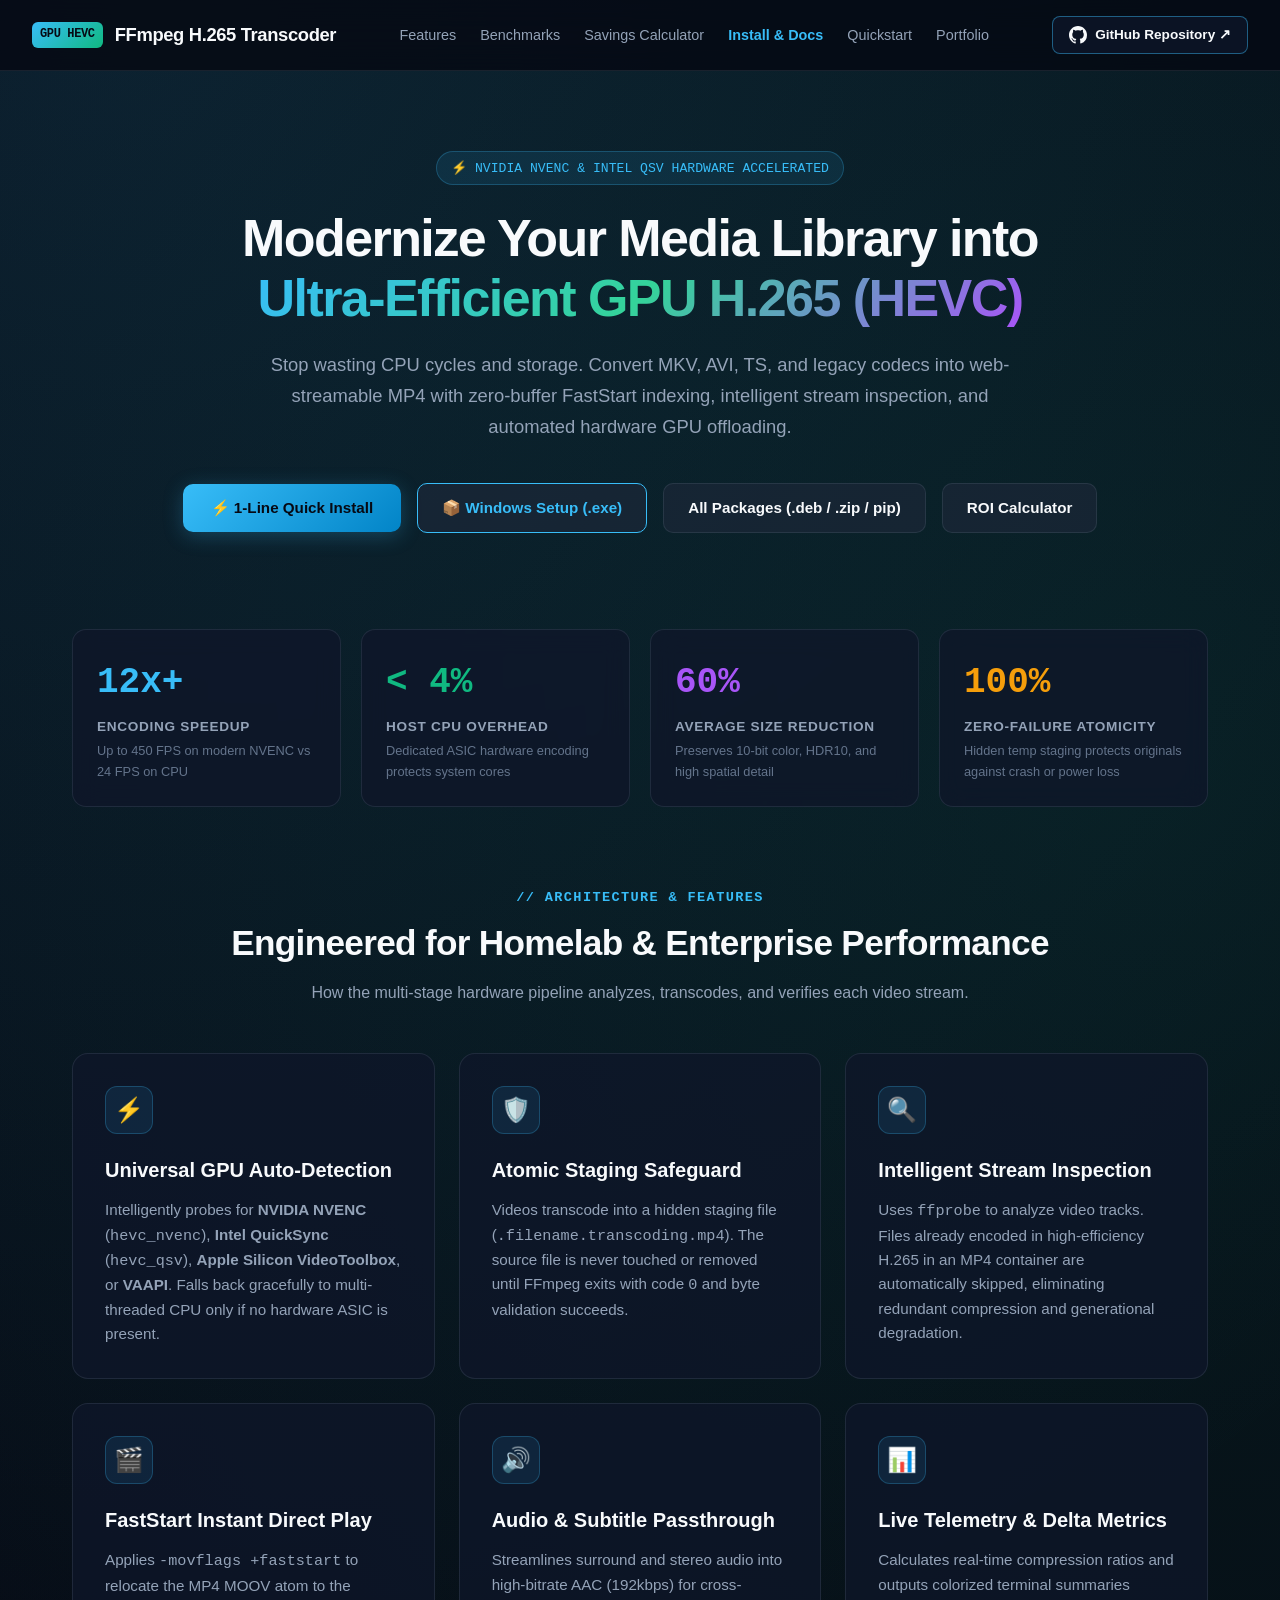
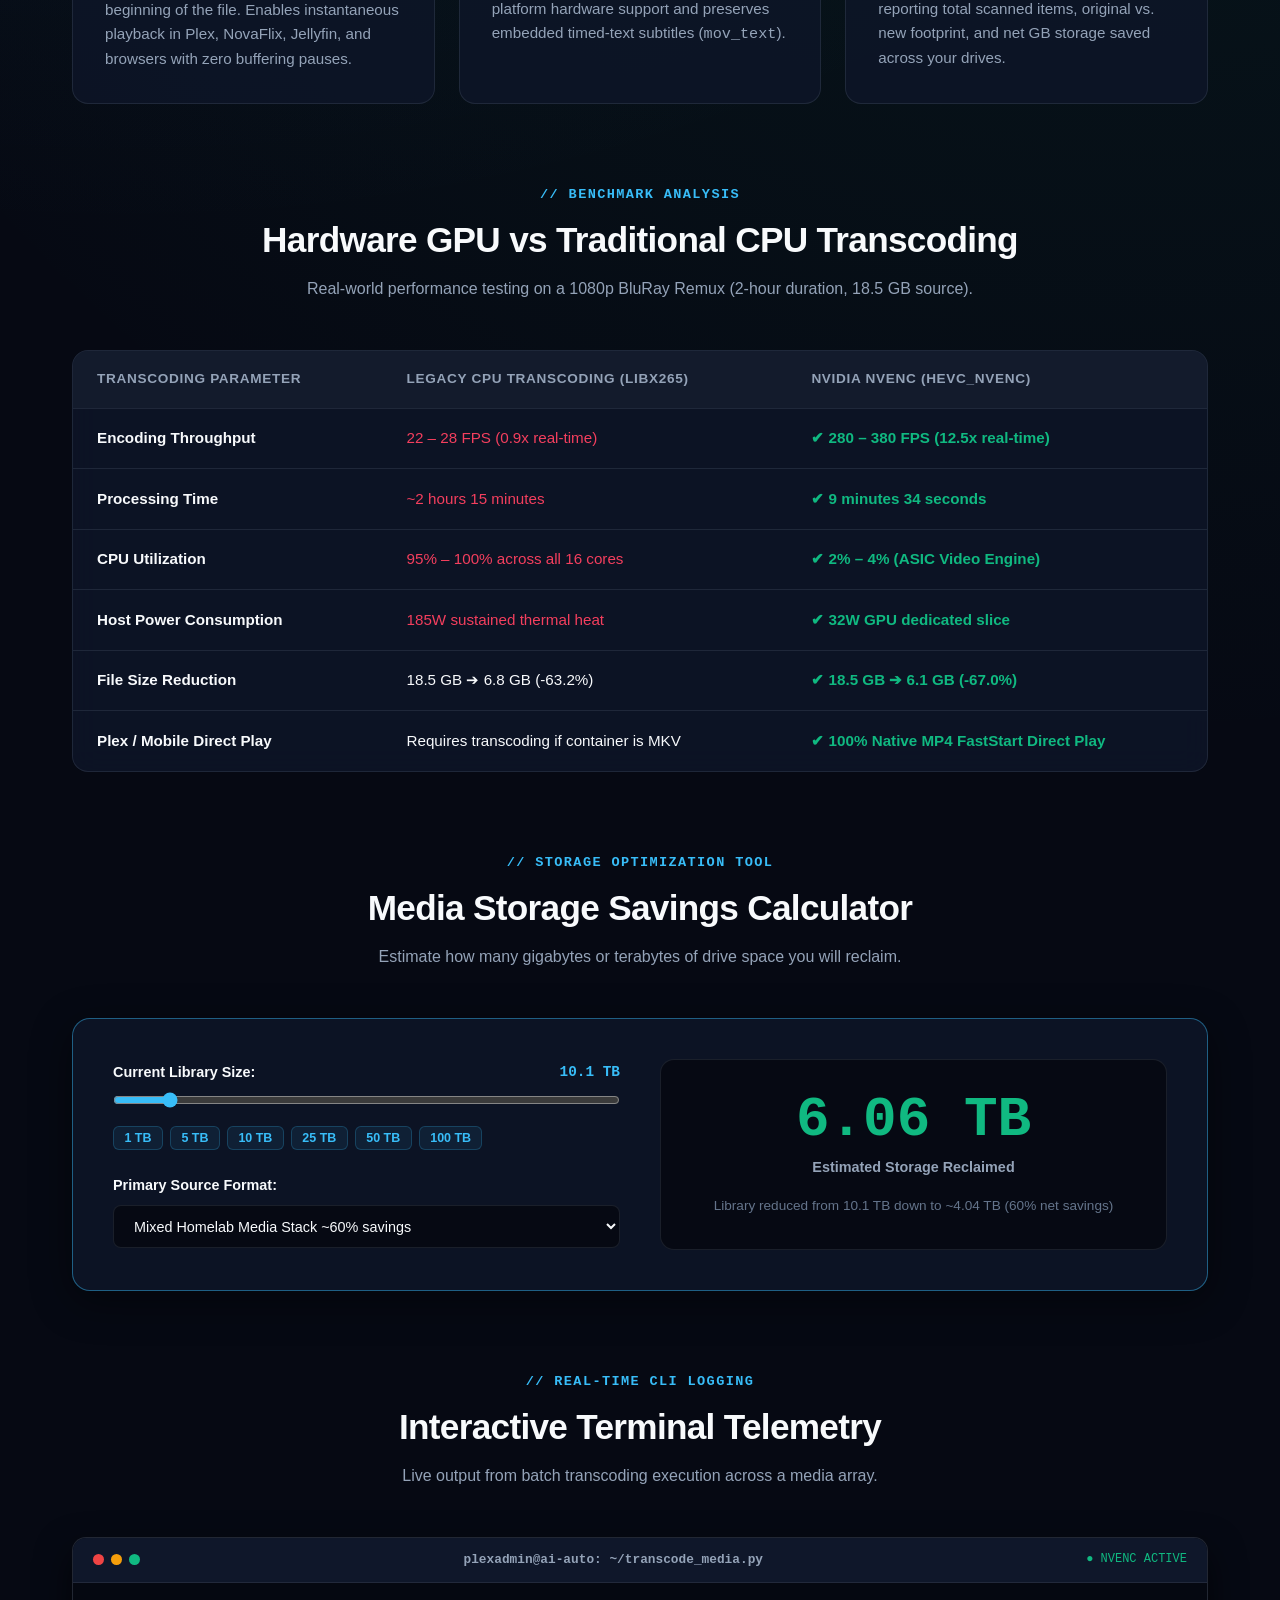
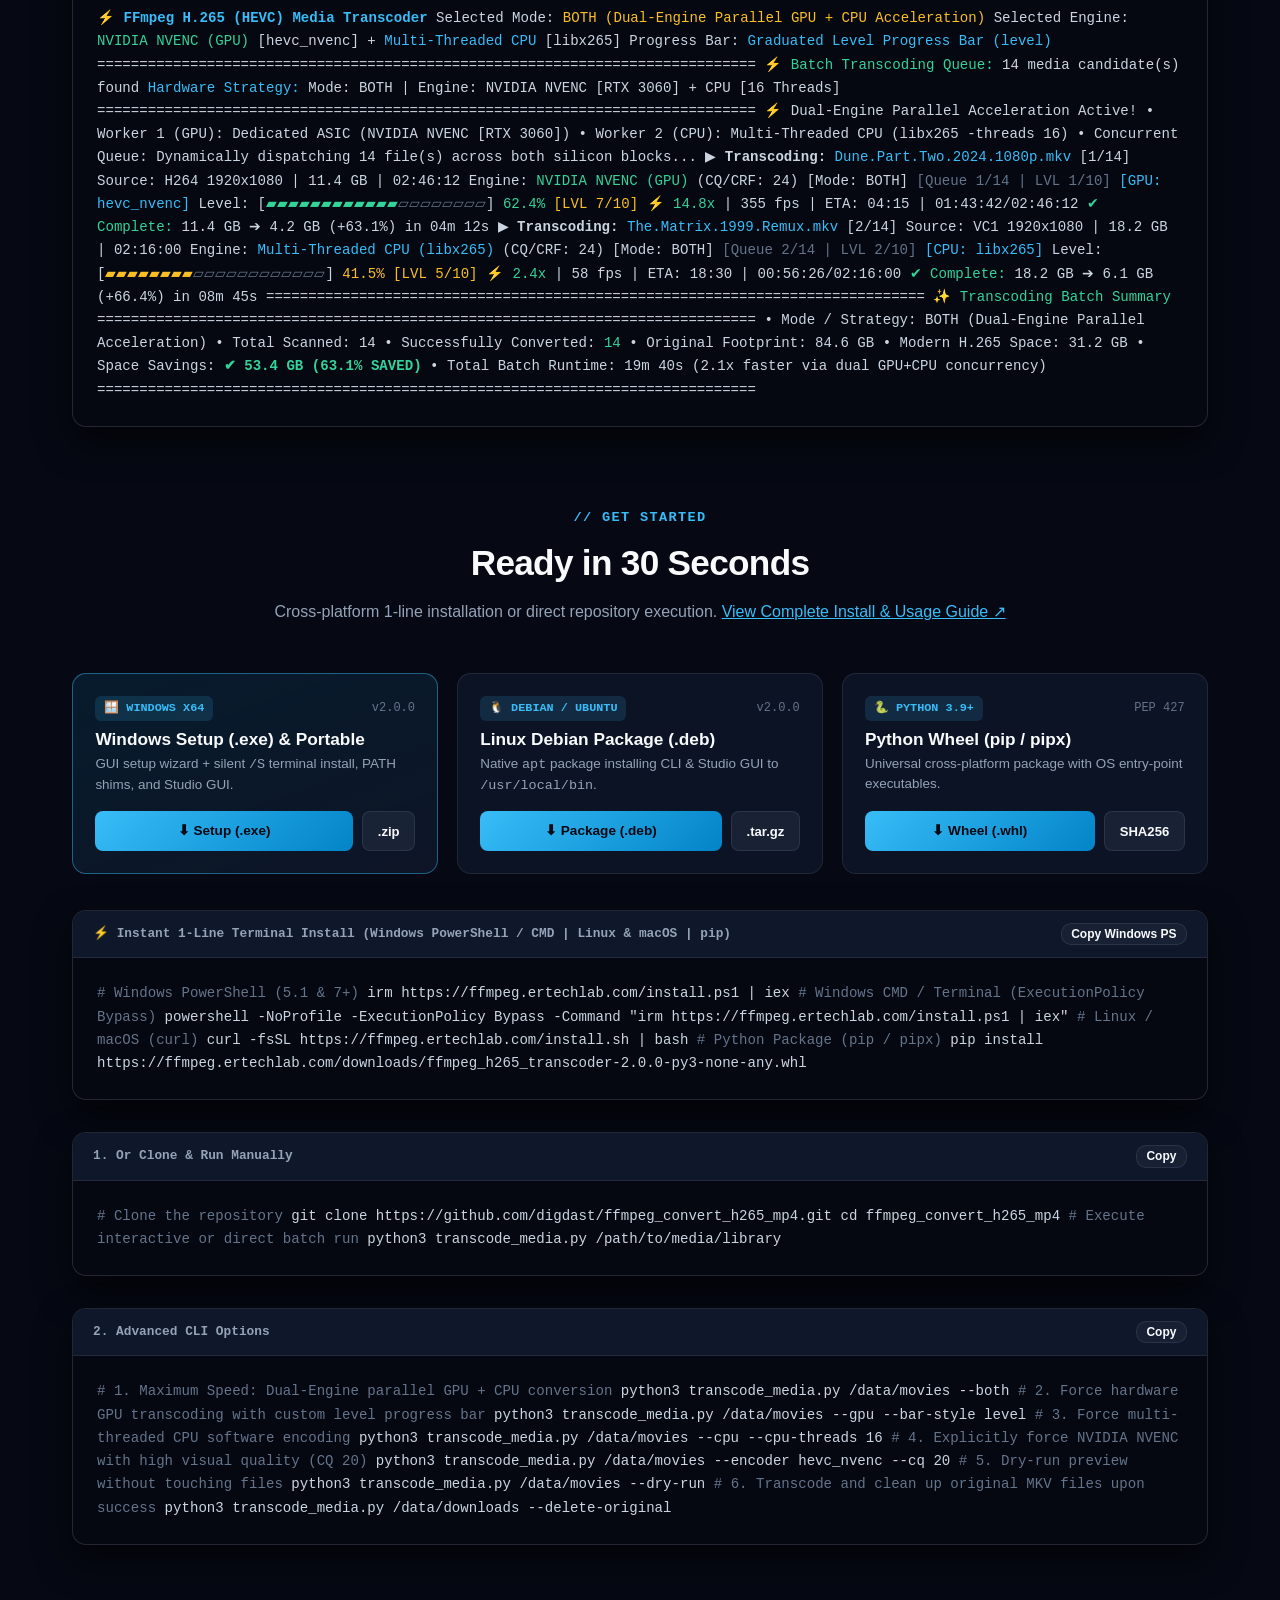
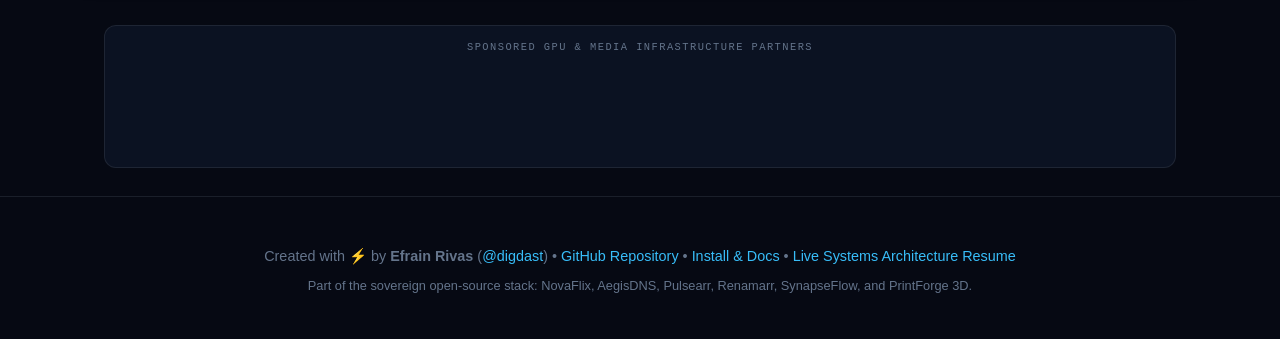
<file: web/index.html>
<!DOCTYPE html>
<html lang="en">
<head>
  <meta charset="UTF-8">
  <meta name="viewport" content="width=device-width, initial-scale=1.0">
  <title>⚡ FFmpeg GPU H.265 Media Transcoder — High-Throughput NVENC & QSV Pipeline</title>

  <!-- OpenGraph & SEO Meta Tags -->
  <meta name="description" content="High-performance GPU-accelerated H.265 (HEVC) media library batch transcoder powered by NVIDIA NVENC, Intel QuickSync, and Apple VideoToolbox. Cut library sizes by 50-70% with zero-buffer MP4 FastStart direct play.">
  <meta name="keywords" content="FFmpeg, H265, HEVC, NVENC, RTX 5070, GPU Transcoder, QuickSync, FastStart MP4, Plex Direct Play, Homelab, Kubernetes">
  <meta name="author" content="Efrain Rivas (@digdast)">
  <meta property="og:title" content="⚡ FFmpeg GPU H.265 Transcoder — Hardware Accelerated Batch Pipeline">
  <meta property="og:description" content="Squeeze 50–70% of storage out of your media library with hardware-accelerated NVIDIA NVENC & FastStart MP4 direct play.">
  <meta property="og:type" content="website">
  <meta property="og:url" content="https://ffmpeg.ertechlab.com">
  <meta property="og:image" content="https://avatars.githubusercontent.com/u/8915366?v=4">

  <!-- Favicon -->
  <link rel="icon" type="image/png" href="https://avatars.githubusercontent.com/u/8915366?v=4">
  <link rel="apple-touch-icon" href="https://avatars.githubusercontent.com/u/8915366?v=4">

  <!-- Fonts & Stylesheet -->
  <link rel="preconnect" href="https://fonts.googleapis.com">
  <link rel="preconnect" href="https://fonts.gstatic.com" crossorigin>
  <link href="https://fonts.googleapis.com/css2?family=Inter:wght@400;500;600;700;800;900&family=JetBrains+Mono:wght@400;600;700;800&display=swap" rel="stylesheet">
  <link rel="stylesheet" href="css/style.css">
  <!-- Security Hardening & CSP (Optimized for AdSense & Performance) -->
  <meta http-equiv="X-Content-Type-Options" content="nosniff">
  <meta name="referrer" content="strict-origin-when-cross-origin">
  <meta http-equiv="Permissions-Policy" content="camera=(), microphone=(), geolocation=()">
  <meta http-equiv="Content-Security-Policy" content="default-src 'self' data: blob: https:; script-src 'self' 'unsafe-inline' 'unsafe-eval' https://pagead2.googlesyndication.com https://*.googlesyndication.com https://*.google.com https://*.doubleclick.net; style-src 'self' 'unsafe-inline' https://fonts.googleapis.com; font-src 'self' data: https://fonts.gstatic.com; img-src 'self' data: blob: https:; connect-src 'self' https://pagead2.googlesyndication.com https://ep1.adtrafficquality.google https://googleads.g.doubleclick.net https://*.google.com https://*.googlesyndication.com; frame-src 'self' https://googleads.g.doubleclick.net https://tpc.googlesyndication.com https://pagead2.googlesyndication.com https://*.google.com; child-src 'self' blob: https:;">

  <!-- Google AdSense with Page-Level Auto-Ads -->
  <script async src="https://pagead2.googlesyndication.com/pagead/js/adsbygoogle.js?client=ca-pub-1596056523034714"
     crossorigin="anonymous"></script>
  <script>
    (adsbygoogle = window.adsbygoogle || []).push({
      google_ad_client: "ca-pub-1596056523034714",
      enable_page_level_ads: true
    });
  </script>
</head>
<body>

  <!-- Navigation -->
  <nav class="navbar">
    <div class="nav-brand">
      <span class="brand-badge">GPU HEVC</span>
      <span>FFmpeg H.265 Transcoder</span>
    </div>
    <ul class="nav-links">
      <li><a href="#features">Features</a></li>
      <li><a href="#benchmarks">Benchmarks</a></li>
      <li><a href="#calculator">Savings Calculator</a></li>
      <li><a href="install.html" style="color: var(--cyan); font-weight: 700;">Install & Docs</a></li>
      <li><a href="#quickstart">Quickstart</a></li>
      <li><a href="https://resume.ertechlab.com" target="_blank">Portfolio</a></li>
    </ul>
    <a href="https://github.com/digdast/ffmpeg_convert_h265_mp4" target="_blank" class="btn-github">
      <svg height="18" width="18" viewBox="0 0 16 16" fill="currentColor">
        <path d="M8 0C3.58 0 0 3.58 0 8c0 3.54 2.29 6.53 5.47 7.59.4.07.55-.17.55-.38 0-.19-.01-.82-.01-1.49-2.01.37-2.53-.49-2.69-.94-.09-.23-.48-.94-.82-1.13-.28-.15-.68-.52-.01-.53.63-.01 1.08.58 1.23.82.72 1.21 1.87.87 2.33.66.07-.52.28-.87.51-1.07-1.78-.2-3.64-.89-3.64-3.95 0-.87.31-1.59.82-2.15-.08-.2-.36-1.02.08-2.12 0 0 .67-.21 2.2.82.64-.18 1.32-.27 2-.27.68 0 1.36.09 2 .27 1.53-1.04 2.2-.82 2.2-.82.44 1.1.16 1.92.08 2.12.51.56.82 1.27.82 2.15 0 3.07-1.87 3.75-3.65 3.95.29.25.54.73.54 1.48 0 1.07-.01 1.93-.01 2.2 0 .21.15.46.55.38A8.013 8.013 0 0016 8c0-4.42-3.58-8-8-8z"/>
      </svg>
      <span>GitHub Repository ↗</span>
    </a>
  </nav>

  <!-- Hero Section -->
  <header class="hero">
    <div class="hero-tag">
      <span>⚡ NVIDIA NVENC & INTEL QSV HARDWARE ACCELERATED</span>
    </div>
    <h1>Modernize Your Media Library into <br><span class="gradient">Ultra-Efficient GPU H.265 (HEVC)</span></h1>
    <p class="hero-desc">
      Stop wasting CPU cycles and storage. Convert MKV, AVI, TS, and legacy codecs into web-streamable MP4 with zero-buffer FastStart indexing, intelligent stream inspection, and automated hardware GPU offloading.
    </p>
    <div class="hero-cta">
      <a href="install.html" class="btn-primary">
        <span>⚡ 1-Line Quick Install</span>
      </a>
      <a href="downloads/FFmpeg-Transcoder-Setup-x64.exe" download class="btn-secondary" style="border-color: var(--cyan); color: var(--cyan);">
        <span>📦 Windows Setup (.exe)</span>
      </a>
      <a href="install.html#packages" class="btn-secondary">
        <span>All Packages (.deb / .zip / pip)</span>
      </a>
      <a href="#calculator" class="btn-secondary">
        <span>ROI Calculator</span>
      </a>
    </div>
  </header>

  <!-- Metric Counters -->
  <section class="metrics-grid">
    <div class="metric-card">
      <div class="metric-val">12x+</div>
      <div class="metric-label">Encoding Speedup</div>
      <div class="metric-sub">Up to 450 FPS on modern NVENC vs 24 FPS on CPU</div>
    </div>
    <div class="metric-card">
      <div class="metric-val">&lt; 4%</div>
      <div class="metric-label">Host CPU Overhead</div>
      <div class="metric-sub">Dedicated ASIC hardware encoding protects system cores</div>
    </div>
    <div class="metric-card">
      <div class="metric-val">60%</div>
      <div class="metric-label">Average Size Reduction</div>
      <div class="metric-sub">Preserves 10-bit color, HDR10, and high spatial detail</div>
    </div>
    <div class="metric-card">
      <div class="metric-val">100%</div>
      <div class="metric-label">Zero-Failure Atomicity</div>
      <div class="metric-sub">Hidden temp staging protects originals against crash or power loss</div>
    </div>
  </section>

  <!-- Architecture & Pipeline Diagram -->
  <section class="section" id="features">
    <div class="section-header">
      <div class="section-tag">// ARCHITECTURE & FEATURES</div>
      <h2 class="section-title">Engineered for Homelab & Enterprise Performance</h2>
      <p class="section-subtitle">How the multi-stage hardware pipeline analyzes, transcodes, and verifies each video stream.</p>
    </div>

    <div class="features-grid">
      <div class="feature-card">
        <div class="feature-icon">⚡</div>
        <h3 class="feature-title">Universal GPU Auto-Detection</h3>
        <p class="feature-desc">
          Intelligently probes for <strong>NVIDIA NVENC</strong> (<code>hevc_nvenc</code>), <strong>Intel QuickSync</strong> (<code>hevc_qsv</code>), <strong>Apple Silicon VideoToolbox</strong>, or <strong>VAAPI</strong>. Falls back gracefully to multi-threaded CPU only if no hardware ASIC is present.
        </p>
      </div>

      <div class="feature-card">
        <div class="feature-icon">🛡️</div>
        <h3 class="feature-title">Atomic Staging Safeguard</h3>
        <p class="feature-desc">
          Videos transcode into a hidden staging file (<code>.filename.transcoding.mp4</code>). The source file is never touched or removed until FFmpeg exits with code <code>0</code> and byte validation succeeds.
        </p>
      </div>

      <div class="feature-card">
        <div class="feature-icon">🔍</div>
        <h3 class="feature-title">Intelligent Stream Inspection</h3>
        <p class="feature-desc">
          Uses <code>ffprobe</code> to analyze video tracks. Files already encoded in high-efficiency H.265 in an MP4 container are automatically skipped, eliminating redundant compression and generational degradation.
        </p>
      </div>

      <div class="feature-card">
        <div class="feature-icon">🎬</div>
        <h3 class="feature-title">FastStart Instant Direct Play</h3>
        <p class="feature-desc">
          Applies <code>-movflags +faststart</code> to relocate the MP4 MOOV atom to the beginning of the file. Enables instantaneous playback in Plex, NovaFlix, Jellyfin, and browsers with zero buffering pauses.
        </p>
      </div>

      <div class="feature-card">
        <div class="feature-icon">🔊</div>
        <h3 class="feature-title">Audio & Subtitle Passthrough</h3>
        <p class="feature-desc">
          Streamlines surround and stereo audio into high-bitrate AAC (192kbps) for cross-platform hardware support and preserves embedded timed-text subtitles (<code>mov_text</code>).
        </p>
      </div>

      <div class="feature-card">
        <div class="feature-icon">📊</div>
        <h3 class="feature-title">Live Telemetry & Delta Metrics</h3>
        <p class="feature-desc">
          Calculates real-time compression ratios and outputs colorized terminal summaries reporting total scanned items, original vs. new footprint, and net GB storage saved across your drives.
        </p>
      </div>
    </div>
  </section>

  <!-- Performance Comparison Benchmark -->
  <section class="section" id="benchmarks">
    <div class="section-header">
      <div class="section-tag">// BENCHMARK ANALYSIS</div>
      <h2 class="section-title">Hardware GPU vs Traditional CPU Transcoding</h2>
      <p class="section-subtitle">Real-world performance testing on a 1080p BluRay Remux (2-hour duration, 18.5 GB source).</p>
    </div>

    <div class="table-wrapper">
      <table class="comp-table">
        <thead>
          <tr>
            <th>Transcoding Parameter</th>
            <th>Legacy CPU Transcoding (libx265)</th>
            <th>NVIDIA NVENC (hevc_nvenc)</th>
          </tr>
        </thead>
        <tbody>
          <tr>
            <td><strong>Encoding Throughput</strong></td>
            <td><span class="badge-lose">22 – 28 FPS (0.9x real-time)</span></td>
            <td><span class="badge-win">✔ 280 – 380 FPS (12.5x real-time)</span></td>
          </tr>
          <tr>
            <td><strong>Processing Time</strong></td>
            <td><span class="badge-lose">~2 hours 15 minutes</span></td>
            <td><span class="badge-win">✔ 9 minutes 34 seconds</span></td>
          </tr>
          <tr>
            <td><strong>CPU Utilization</strong></td>
            <td><span class="badge-lose">95% – 100% across all 16 cores</span></td>
            <td><span class="badge-win">✔ 2% – 4% (ASIC Video Engine)</span></td>
          </tr>
          <tr>
            <td><strong>Host Power Consumption</strong></td>
            <td><span class="badge-lose">185W sustained thermal heat</span></td>
            <td><span class="badge-win">✔ 32W GPU dedicated slice</span></td>
          </tr>
          <tr>
            <td><strong>File Size Reduction</strong></td>
            <td>18.5 GB ➔ 6.8 GB (-63.2%)</td>
            <td><span class="badge-win">✔ 18.5 GB ➔ 6.1 GB (-67.0%)</span></td>
          </tr>
          <tr>
            <td><strong>Plex / Mobile Direct Play</strong></td>
            <td>Requires transcoding if container is MKV</td>
            <td><span class="badge-win">✔ 100% Native MP4 FastStart Direct Play</span></td>
          </tr>
        </tbody>
      </table>
    </div>
  </section>

  <!-- Interactive Storage Savings Calculator -->
  <section class="section" id="calculator">
    <div class="section-header">
      <div class="section-tag">// STORAGE OPTIMIZATION TOOL</div>
      <h2 class="section-title">Media Storage Savings Calculator</h2>
      <p class="section-subtitle">Estimate how many gigabytes or terabytes of drive space you will reclaim.</p>
    </div>

    <div class="calculator-box">
      <div class="calc-grid">
        <div class="calc-controls">
          <div class="control-group">
            <div class="control-label">
              <span>Current Library Size:</span>
              <span class="val" id="sizeVal">10.0 TB</span>
            </div>
            <input type="range" id="libSize" min="100" max="100000" step="250" value="10000">
            <div class="calc-presets" style="display: flex; gap: 0.45rem; flex-wrap: wrap; margin-top: 0.65rem;">
              <button type="button" class="preset-chip" onclick="setLibSize(1000)">1 TB</button>
              <button type="button" class="preset-chip" onclick="setLibSize(5000)">5 TB</button>
              <button type="button" class="preset-chip" onclick="setLibSize(10000)">10 TB</button>
              <button type="button" class="preset-chip" onclick="setLibSize(25000)">25 TB</button>
              <button type="button" class="preset-chip" onclick="setLibSize(50000)">50 TB</button>
              <button type="button" class="preset-chip" onclick="setLibSize(100000)">100 TB</button>
            </div>
          </div>

          <div class="control-group">
            <div class="control-label">
              <span>Primary Source Format:</span>
            </div>
            <select class="calc-select" id="sourceCodec">
              <option value="h264">H.264 / AVC (Standard 1080p Rips) ~58% savings</option>
              <option value="vc1">VC-1 / MPEG-4 Remuxes ~65% savings</option>
              <option value="mpeg2">MPEG-2 (DVD ISOs / TV Captures) ~72% savings</option>
              <option value="mixed" selected>Mixed Homelab Media Stack ~60% savings</option>
            </select>
          </div>
        </div>

        <div class="calc-result-box">
          <div class="calc-saved-number" id="savedNumber">1.20 TB</div>
          <div class="calc-saved-label">Estimated Storage Reclaimed</div>
          <p id="resultDetail" style="margin-top: 1rem; color: var(--text-dim); font-size: 0.85rem;">
            Library reduced from 2.0 TB down to ~800 GB (60% net savings)
          </p>
        </div>
      </div>
    </div>
  </section>

  <!-- Live Terminal Walkthrough -->
  <section class="section" id="terminal">
    <div class="section-header">
      <div class="section-tag">// REAL-TIME CLI LOGGING</div>
      <h2 class="section-title">Interactive Terminal Telemetry</h2>
      <p class="section-subtitle">Live output from batch transcoding execution across a media array.</p>
    </div>

    <div class="terminal-card">
      <div class="terminal-header">
        <div class="terminal-dots">
          <div class="terminal-dot dot-red"></div>
          <div class="terminal-dot dot-yellow"></div>
          <div class="terminal-dot dot-green"></div>
        </div>
        <div class="terminal-title">plexadmin@ai-auto: ~/transcode_media.py</div>
        <div style="font-size: 0.75rem; color: var(--green);">● NVENC ACTIVE</div>
      </div>
      <div class="terminal-body">
<span class="term-bold term-cyan">⚡ FFmpeg H.265 (HEVC) Media Transcoder</span>
Selected Mode:   <span class="term-yellow">BOTH (Dual-Engine Parallel GPU + CPU Acceleration)</span>
Selected Engine: <span class="term-green">NVIDIA NVENC (GPU)</span> [hevc_nvenc] + <span class="term-cyan">Multi-Threaded CPU</span> [libx265]
Progress Bar:    <span class="term-cyan">Graduated Level Progress Bar (level)</span>

==============================================================================
<span class="term-green">⚡ Batch Transcoding Queue:</span> 14 media candidate(s) found
<span class="term-cyan">Hardware Strategy:</span> Mode: BOTH | Engine: NVIDIA NVENC [RTX 3060] + CPU [16 Threads]
==============================================================================

<span class="term-magenta">⚡ Dual-Engine Parallel Acceleration Active!</span>
  • Worker 1 (GPU): Dedicated ASIC (NVIDIA NVENC [RTX 3060])
  • Worker 2 (CPU): Multi-Threaded CPU (libx265 -threads 16)
  • Concurrent Queue: Dynamically dispatching 14 file(s) across both silicon blocks...

▶ <span class="term-bold">Transcoding:</span> <span class="term-cyan">Dune.Part.Two.2024.1080p.mkv</span> [1/14]
  Source: H264 1920x1080 | 11.4 GB | 02:46:12
  Engine: <span class="term-green">NVIDIA NVENC (GPU)</span> (CQ/CRF: 24) [Mode: BOTH]
  <span class="term-dim">[Queue 1/14 | LVL 1/10]</span> <span class="term-cyan">[GPU: hevc_nvenc]</span> Level: [<span class="term-green">▰▰▰▰▰▰▰▰▰▰▰▰</span><span class="term-dim">▱▱▱▱▱▱▱▱</span>] <span class="term-green">62.4%</span> <span class="term-yellow">[LVL 7/10]</span> <span class="term-green">⚡ 14.8x</span> | 355 fps | ETA: 04:15 | 01:43:42/02:46:12
  <span class="term-green">✔ Complete:</span> 11.4 GB ➔ 4.2 GB (+63.1%) in 04m 12s

▶ <span class="term-bold">Transcoding:</span> <span class="term-cyan">The.Matrix.1999.Remux.mkv</span> [2/14]
  Source: VC1 1920x1080 | 18.2 GB | 02:16:00
  Engine: <span class="term-cyan">Multi-Threaded CPU (libx265)</span> (CQ/CRF: 24) [Mode: BOTH]
  <span class="term-dim">[Queue 2/14 | LVL 2/10]</span> <span class="term-cyan">[CPU: libx265]</span>   Level: [<span class="term-yellow">▰▰▰▰▰▰▰▰</span><span class="term-dim">▱▱▱▱▱▱▱▱▱▱▱▱</span>] <span class="term-yellow">41.5%</span> <span class="term-yellow">[LVL 5/10]</span> <span class="term-green">⚡ 2.4x</span>  |  58 fps | ETA: 18:30 | 00:56:26/02:16:00
  <span class="term-green">✔ Complete:</span> 18.2 GB ➔ 6.1 GB (+66.4%) in 08m 45s

==============================================================================
<span class="term-green">✨ Transcoding Batch Summary</span>
==============================================================================
 • Mode / Strategy:        BOTH (Dual-Engine Parallel Acceleration)
 • Total Scanned:          14
 • Successfully Converted: <span class="term-green">14</span>
 • Original Footprint:     84.6 GB
 • Modern H.265 Space:     31.2 GB
 • Space Savings:          <span class="term-bold term-green">✔ 53.4 GB (63.1% SAVED)</span>
 • Total Batch Runtime:    19m 40s (2.1x faster via dual GPU+CPU concurrency)
==============================================================================
      </div>
    </div>
  </section>

  <!-- Quickstart & Installation -->
  <section class="section" id="quickstart">
    <div class="section-header">
      <div class="section-tag">// GET STARTED</div>
      <h2 class="section-title">Ready in 30 Seconds</h2>
      <p class="section-subtitle">Cross-platform 1-line installation or direct repository execution. <a href="install.html" style="color:var(--cyan); text-decoration:underline;">View Complete Install & Usage Guide ↗</a></p>
    </div>

    <!-- Direct Package Downloads Row -->
    <div class="pkg-grid" style="margin-top: 0;">
      <div class="pkg-card featured">
        <div>
          <div class="pkg-badge-row">
            <span class="pkg-os-tag">🪟 Windows x64</span>
            <span class="pkg-ver">v2.0.0</span>
          </div>
          <div class="pkg-title">Windows Setup (.exe) & Portable</div>
          <p class="pkg-desc">GUI setup wizard + silent <code>/S</code> terminal install, PATH shims, and Studio GUI.</p>
        </div>
        <div class="pkg-actions">
          <a href="downloads/FFmpeg-Transcoder-Setup-x64.exe" download class="btn-dl">⬇ Setup (.exe)</a>
          <a href="downloads/FFmpeg-Transcoder-Windows-Portable.zip" download class="btn-dl-alt">.zip</a>
        </div>
      </div>

      <div class="pkg-card">
        <div>
          <div class="pkg-badge-row">
            <span class="pkg-os-tag">🐧 Debian / Ubuntu</span>
            <span class="pkg-ver">v2.0.0</span>
          </div>
          <div class="pkg-title">Linux Debian Package (.deb)</div>
          <p class="pkg-desc">Native <code>apt</code> package installing CLI & Studio GUI to <code>/usr/local/bin</code>.</p>
        </div>
        <div class="pkg-actions">
          <a href="downloads/ffmpeg-transcoder_2.0.0_all.deb" download class="btn-dl">⬇ Package (.deb)</a>
          <a href="downloads/ffmpeg-transcoder-linux-x64.tar.gz" download class="btn-dl-alt">.tar.gz</a>
        </div>
      </div>

      <div class="pkg-card">
        <div>
          <div class="pkg-badge-row">
            <span class="pkg-os-tag">🐍 Python 3.9+</span>
            <span class="pkg-ver">PEP 427</span>
          </div>
          <div class="pkg-title">Python Wheel (pip / pipx)</div>
          <p class="pkg-desc">Universal cross-platform package with OS entry-point executables.</p>
        </div>
        <div class="pkg-actions">
          <a href="downloads/ffmpeg_h265_transcoder-2.0.0-py3-none-any.whl" download class="btn-dl">⬇ Wheel (.whl)</a>
          <a href="downloads/SHA256SUMS.txt" target="_blank" class="btn-dl-alt">SHA256</a>
        </div>
      </div>
    </div>

    <!-- 1-Line Fast Install -->
    <div class="terminal-card" style="margin-bottom: 2rem;">
      <div class="terminal-header">
        <div class="terminal-title">⚡ Instant 1-Line Terminal Install (Windows PowerShell / CMD | Linux & macOS | pip)</div>
        <button class="btn-secondary" style="padding: 0.2rem 0.6rem; font-size: 0.75rem;" onclick="copyText(this, 'irm https://ffmpeg.ertechlab.com/install.ps1 | iex')">Copy Windows PS</button>
      </div>
      <div class="terminal-body" id="code0">
<span class="term-dim"># Windows PowerShell (5.1 &amp; 7+)</span>
irm https://ffmpeg.ertechlab.com/install.ps1 | iex

<span class="term-dim"># Windows CMD / Terminal (ExecutionPolicy Bypass)</span>
powershell -NoProfile -ExecutionPolicy Bypass -Command "irm https://ffmpeg.ertechlab.com/install.ps1 | iex"

<span class="term-dim"># Linux / macOS (curl)</span>
curl -fsSL https://ffmpeg.ertechlab.com/install.sh | bash

<span class="term-dim"># Python Package (pip / pipx)</span>
pip install https://ffmpeg.ertechlab.com/downloads/ffmpeg_h265_transcoder-2.0.0-py3-none-any.whl
      </div>
    </div>

    <div class="terminal-card" style="margin-bottom: 2rem;">
      <div class="terminal-header">
        <div class="terminal-title">1. Or Clone & Run Manually</div>
        <button class="btn-secondary" style="padding: 0.2rem 0.6rem; font-size: 0.75rem;" onclick="copyCode(this, 'code1')">Copy</button>
      </div>
      <div class="terminal-body" id="code1">
<span class="term-dim"># Clone the repository</span>
git clone https://github.com/digdast/ffmpeg_convert_h265_mp4.git
cd ffmpeg_convert_h265_mp4

<span class="term-dim"># Execute interactive or direct batch run</span>
python3 transcode_media.py /path/to/media/library
      </div>
    </div>

    <div class="terminal-card">
      <div class="terminal-header">
        <div class="terminal-title">2. Advanced CLI Options</div>
        <button class="btn-secondary" style="padding: 0.2rem 0.6rem; font-size: 0.75rem;" onclick="copyCode(this, 'code2')">Copy</button>
      </div>
      <div class="terminal-body" id="code2">
<span class="term-dim"># 1. Maximum Speed: Dual-Engine parallel GPU + CPU conversion</span>
python3 transcode_media.py /data/movies --both

<span class="term-dim"># 2. Force hardware GPU transcoding with custom level progress bar</span>
python3 transcode_media.py /data/movies --gpu --bar-style level

<span class="term-dim"># 3. Force multi-threaded CPU software encoding</span>
python3 transcode_media.py /data/movies --cpu --cpu-threads 16

<span class="term-dim"># 4. Explicitly force NVIDIA NVENC with high visual quality (CQ 20)</span>
python3 transcode_media.py /data/movies --encoder hevc_nvenc --cq 20

<span class="term-dim"># 5. Dry-run preview without touching files</span>
python3 transcode_media.py /data/movies --dry-run

<span class="term-dim"># 6. Transcode and clean up original MKV files upon success</span>
python3 transcode_media.py /data/downloads --delete-original
      </div>
    </div>
  </section>

  <!-- Google AdSense Responsive Display Unit -->
  <div style="max-width: 1120px; margin: 1.75rem auto; padding: 0 1.5rem;">
    <div style="background: rgba(15, 23, 42, 0.7); border: 1px solid rgba(255, 255, 255, 0.08); border-radius: 12px; padding: 0.85rem 1rem; text-align: center; overflow: hidden;">
      <div style="font-family: monospace; font-size: 0.65rem; text-transform: uppercase; letter-spacing: 0.14em; color: #64748b; margin-bottom: 0.45rem;">Sponsored GPU &amp; Media Infrastructure Partners</div>
      <ins class="adsbygoogle"
           style="display:block; min-height:90px;"
           data-ad-client="ca-pub-1596056523034714"
           data-ad-slot="auto"
           data-ad-format="auto"
           data-full-width-responsive="true"></ins>
      <script>
        (adsbygoogle = window.adsbygoogle || []).push({});
      </script>
    </div>
  </div>

  <!-- Footer -->
  <footer>
    <p>
      Created with ⚡ by <strong>Efrain Rivas</strong> (<a href="https://github.com/digdast" target="_blank">@digdast</a>) • 
      <a href="https://github.com/digdast/ffmpeg_convert_h265_mp4" target="_blank">GitHub Repository</a> • 
      <a href="install.html">Install & Docs</a> • 
      <a href="https://resume.ertechlab.com" target="_blank">Live Systems Architecture Resume</a>
    </p>
    <p style="margin-top: 0.5rem; font-size: 0.8rem; color: var(--text-dim);">
      Part of the sovereign open-source stack: NovaFlix, AegisDNS, Pulsearr, Renamarr, SynapseFlow, and PrintForge 3D.
    </p>
  </footer>

  <script src="js/app.js"></script>
</body>
</html>
</file>
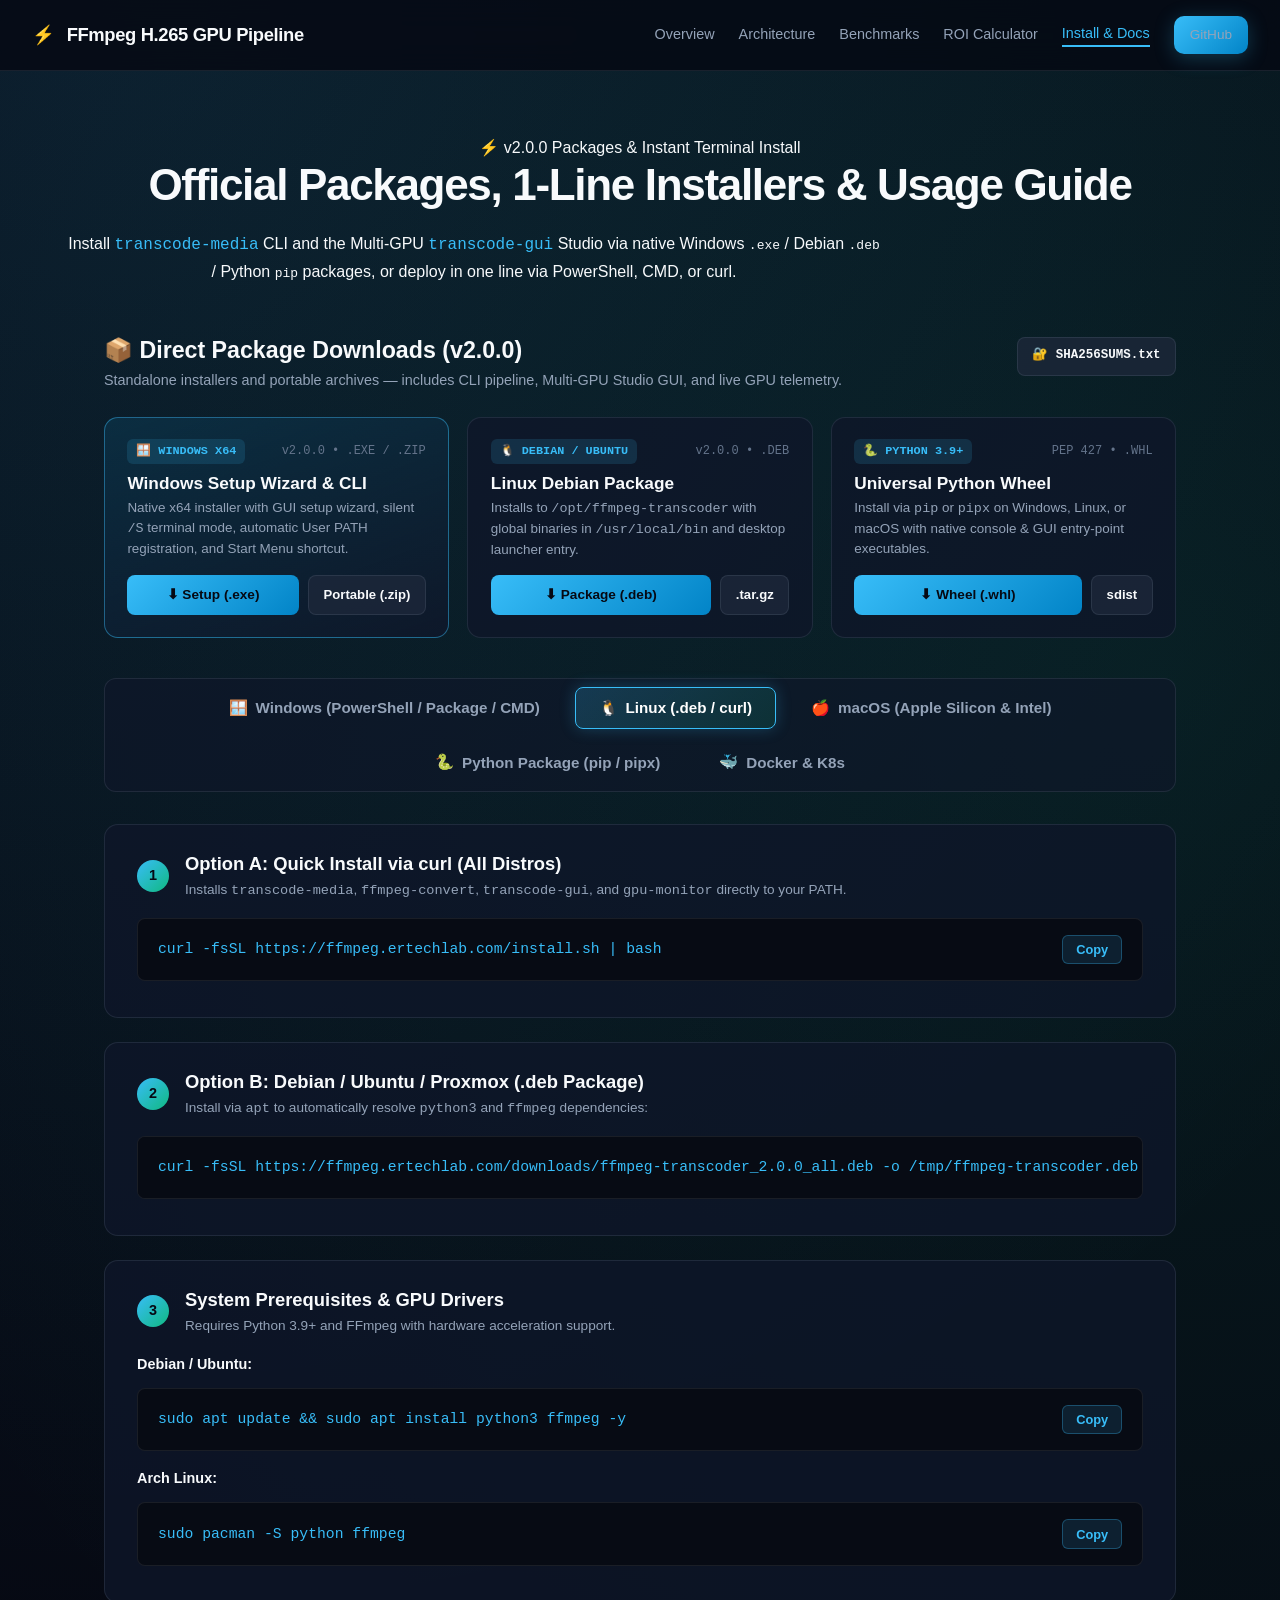
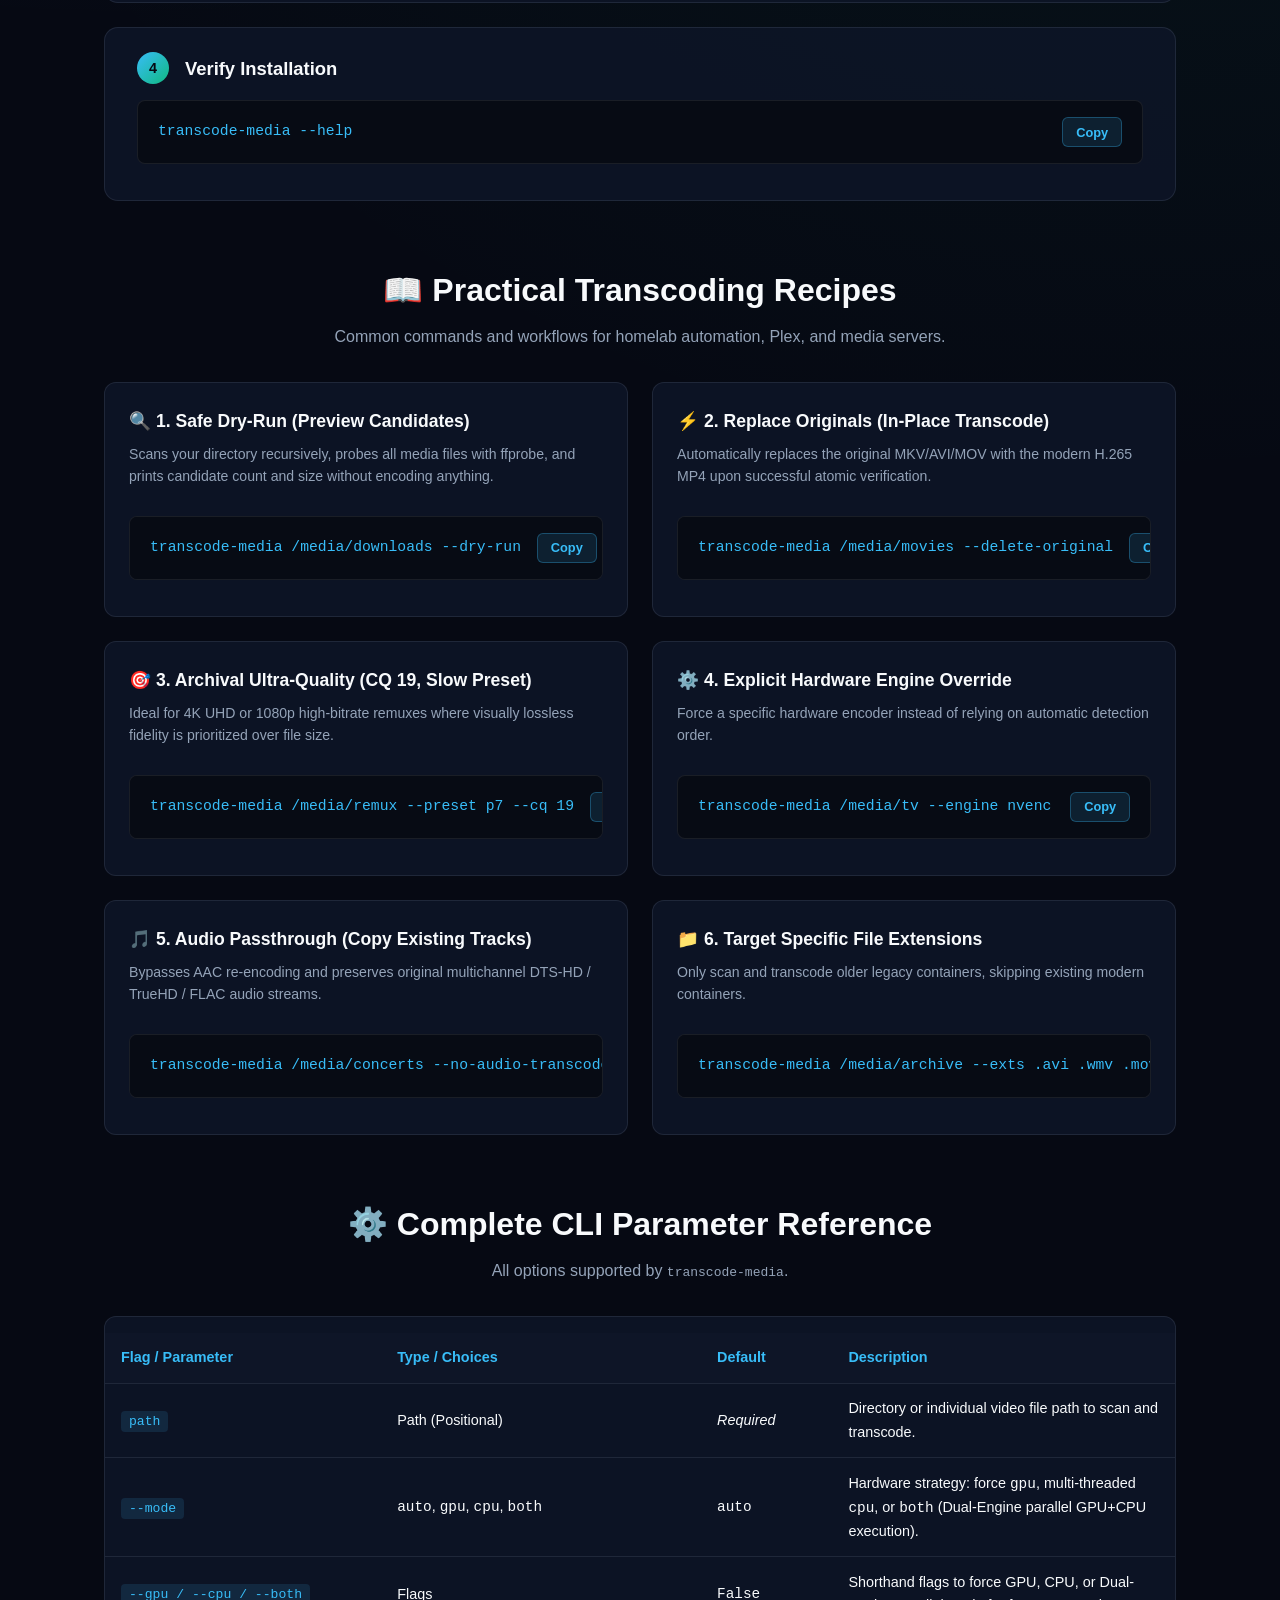
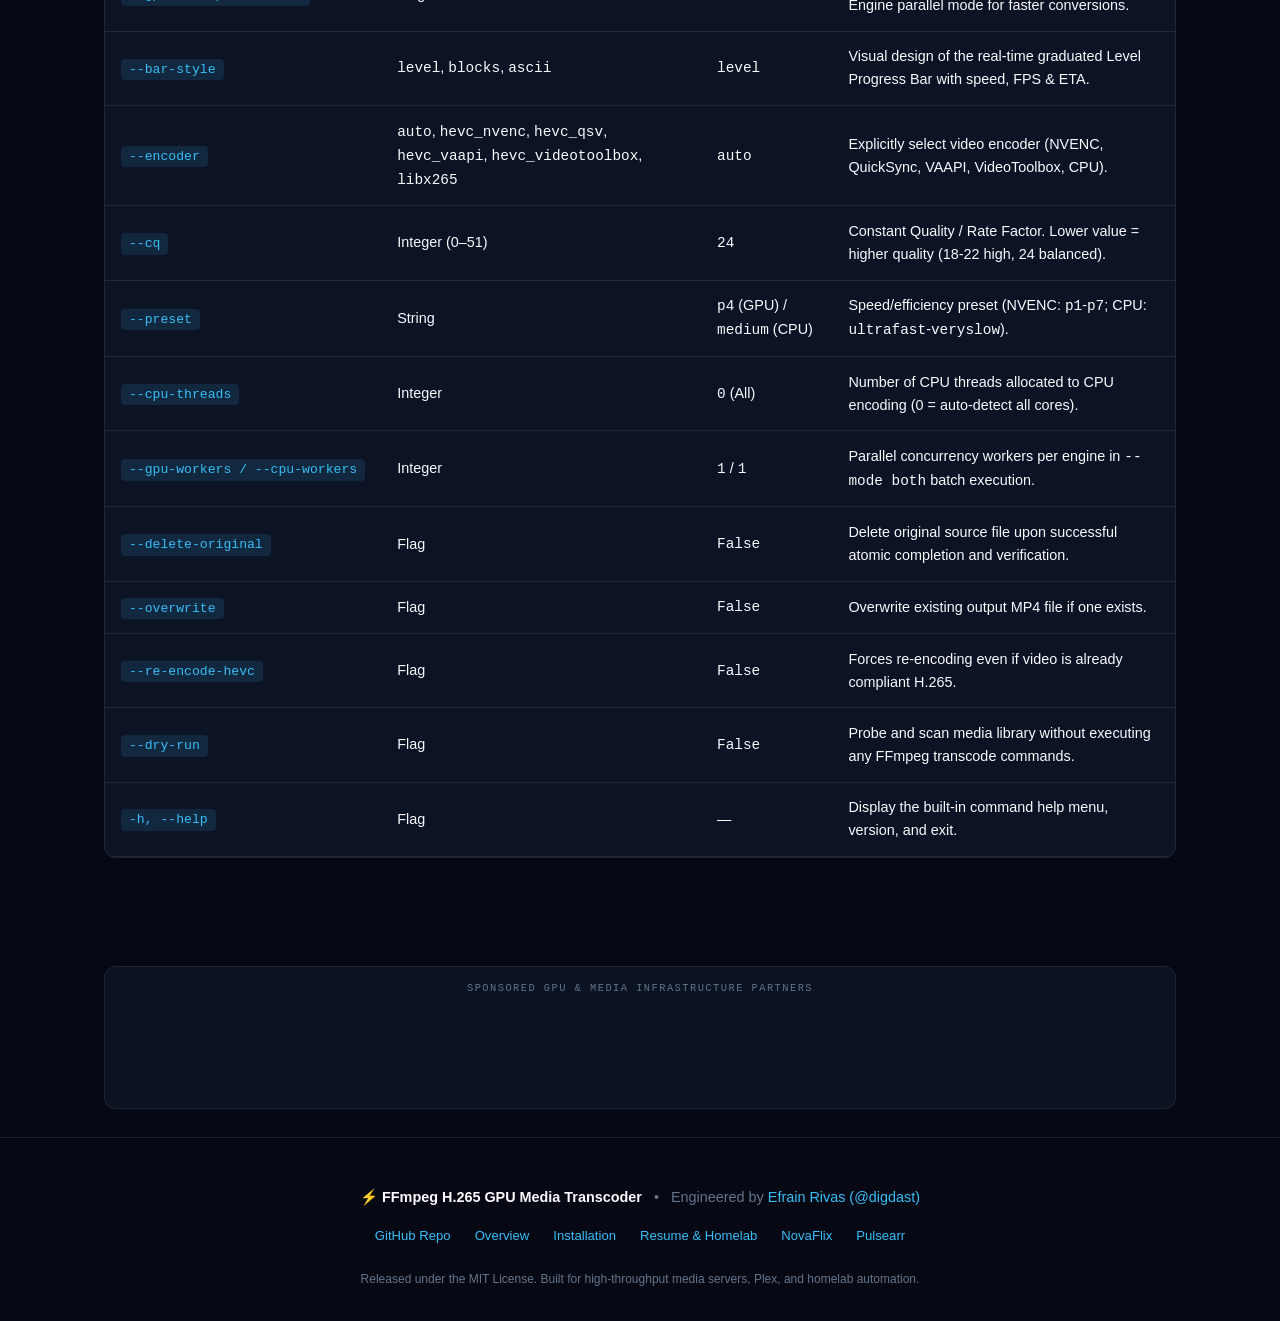
<file: web/install.html>
<!DOCTYPE html>
<html lang="en">
<head>
  <meta charset="UTF-8">
  <meta name="viewport" content="width=device-width, initial-scale=1.0">
  <title>Installation & Usage Guide | GPU-Accelerated H.265 Transcoder</title>
  <meta name="description" content="Cross-platform 1-line installer and comprehensive usage guide for the GPU-Accelerated H.265 (HEVC) Media Transcoder pipeline.">
  <link rel="stylesheet" href="css/style.css">
  <link rel="preconnect" href="https://fonts.googleapis.com">
  <link rel="preconnect" href="https://fonts.gstatic.com" crossorigin>
  <link href="https://fonts.googleapis.com/css2?family=Inter:wght@400;500;600;700;800&family=JetBrains+Mono:wght@400;500;600;700&display=swap" rel="stylesheet">
  <link rel="icon" type="image/svg+xml" href="data:image/svg+xml,<svg xmlns='http://www.w3.org/2000/svg' viewBox='0 0 24 24' fill='%2338bdf8'><path d='M13 2L3 14h9l-1 8 10-12h-9l1-8z'/></svg>">
  <!-- Security Hardening & CSP (Optimized for AdSense & Performance) -->
  <meta http-equiv="X-Content-Type-Options" content="nosniff">
  <meta name="referrer" content="strict-origin-when-cross-origin">
  <meta http-equiv="Permissions-Policy" content="camera=(), microphone=(), geolocation=()">
  <meta http-equiv="Content-Security-Policy" content="default-src 'self' data: blob: https:; script-src 'self' 'unsafe-inline' 'unsafe-eval' https://pagead2.googlesyndication.com https://*.googlesyndication.com https://*.google.com https://*.doubleclick.net; style-src 'self' 'unsafe-inline' https://fonts.googleapis.com; font-src 'self' data: https://fonts.gstatic.com; img-src 'self' data: blob: https:; connect-src 'self' https://pagead2.googlesyndication.com https://ep1.adtrafficquality.google https://googleads.g.doubleclick.net https://*.google.com https://*.googlesyndication.com; frame-src 'self' https://googleads.g.doubleclick.net https://tpc.googlesyndication.com https://pagead2.googlesyndication.com https://*.google.com; child-src 'self' blob: https:;">

  <!-- Google AdSense with Page-Level Auto-Ads -->
  <script async src="https://pagead2.googlesyndication.com/pagead/js/adsbygoogle.js?client=ca-pub-1596056523034714"
     crossorigin="anonymous"></script>
  <script>
    (adsbygoogle = window.adsbygoogle || []).push({
      google_ad_client: "ca-pub-1596056523034714",
      enable_page_level_ads: true
    });
  </script>
</head>
<body>

  <!-- Navigation -->
  <nav class="navbar">
    <div class="nav-brand">
      <span class="nav-logo">⚡</span>
      <span class="nav-title">FFmpeg H.265 <span class="nav-badge">GPU Pipeline</span></span>
    </div>
    <div class="nav-links">
      <a href="index.html" class="nav-link">Overview</a>
      <a href="index.html#architecture" class="nav-link">Architecture</a>
      <a href="index.html#benchmarks" class="nav-link">Benchmarks</a>
      <a href="index.html#calculator" class="nav-link">ROI Calculator</a>
      <a href="install.html" class="nav-link active" style="color: var(--cyan); border-bottom: 2px solid var(--cyan);">Install & Docs</a>
      <a href="https://github.com/digdast/ffmpeg_convert_h265_mp4" target="_blank" rel="noopener noreferrer" class="btn btn-primary" style="padding: 0.5rem 1rem; font-size: 0.85rem;">
        GitHub
      </a>
    </div>
  </nav>

  <!-- Hero Section -->
  <header class="hero" style="padding: 4rem 1.5rem 2rem;">
    <div class="hero-badge">⚡ v2.0.0 Packages & Instant Terminal Install</div>
    <h1 class="hero-title" style="font-size: 2.75rem;">
      Official <span class="text-gradient">Packages, 1-Line Installers</span> & Usage Guide
    </h1>
    <p class="hero-subtitle" style="max-width: 820px;">
      Install <code style="color:var(--cyan); font-family:var(--font-mono);">transcode-media</code> CLI and the Multi-GPU <code style="color:var(--cyan); font-family:var(--font-mono);">transcode-gui</code> Studio via native Windows <code>.exe</code> / Debian <code>.deb</code> / Python <code>pip</code> packages, or deploy in one line via PowerShell, CMD, or curl.
    </p>
  </header>

  <!-- Main Container -->
  <main class="container" style="max-width: 1120px; margin: 0 auto; padding: 1rem 1.5rem 5rem;">

    <!-- Direct Download Packages Grid -->
    <section id="packages" style="margin-bottom: 2.5rem;">
      <div style="display: flex; align-items: baseline; justify-content: space-between; flex-wrap: wrap; gap: 0.75rem;">
        <div>
          <h2 style="font-size: 1.45rem; font-weight: 800;">📦 Direct Package Downloads (v2.0.0)</h2>
          <p style="font-size: 0.9rem; color: var(--text-muted);">Standalone installers and portable archives — includes CLI pipeline, Multi-GPU Studio GUI, and live GPU telemetry.</p>
        </div>
        <a href="downloads/SHA256SUMS.txt" target="_blank" class="btn-dl-alt" style="font-family: var(--font-mono); font-size: 0.78rem;">
          🔐 SHA256SUMS.txt
        </a>
      </div>

      <div class="pkg-grid">
        <!-- Card 1: Windows Setup EXE -->
        <div class="pkg-card featured">
          <div>
            <div class="pkg-badge-row">
              <span class="pkg-os-tag">🪟 Windows x64</span>
              <span class="pkg-ver">v2.0.0 • .EXE / .ZIP</span>
            </div>
            <div class="pkg-title">Windows Setup Wizard & CLI</div>
            <p class="pkg-desc">Native x64 installer with GUI setup wizard, silent <code>/S</code> terminal mode, automatic User PATH registration, and Start Menu shortcut.</p>
          </div>
          <div class="pkg-actions">
            <a href="downloads/FFmpeg-Transcoder-Setup-x64.exe" download class="btn-dl">⬇ Setup (.exe)</a>
            <a href="downloads/FFmpeg-Transcoder-Windows-Portable.zip" download class="btn-dl-alt">Portable (.zip)</a>
          </div>
        </div>

        <!-- Card 2: Debian / Ubuntu DEB -->
        <div class="pkg-card">
          <div>
            <div class="pkg-badge-row">
              <span class="pkg-os-tag">🐧 Debian / Ubuntu</span>
              <span class="pkg-ver">v2.0.0 • .DEB</span>
            </div>
            <div class="pkg-title">Linux Debian Package</div>
            <p class="pkg-desc">Installs to <code>/opt/ffmpeg-transcoder</code> with global binaries in <code>/usr/local/bin</code> and desktop launcher entry.</p>
          </div>
          <div class="pkg-actions">
            <a href="downloads/ffmpeg-transcoder_2.0.0_all.deb" download class="btn-dl">⬇ Package (.deb)</a>
            <a href="downloads/ffmpeg-transcoder-linux-x64.tar.gz" download class="btn-dl-alt">.tar.gz</a>
          </div>
        </div>

        <!-- Card 3: Python Wheel / pip -->
        <div class="pkg-card">
          <div>
            <div class="pkg-badge-row">
              <span class="pkg-os-tag">🐍 Python 3.9+</span>
              <span class="pkg-ver">PEP 427 • .WHL</span>
            </div>
            <div class="pkg-title">Universal Python Wheel</div>
            <p class="pkg-desc">Install via <code>pip</code> or <code>pipx</code> on Windows, Linux, or macOS with native console & GUI entry-point executables.</p>
          </div>
          <div class="pkg-actions">
            <a href="downloads/ffmpeg_h265_transcoder-2.0.0-py3-none-any.whl" download class="btn-dl">⬇ Wheel (.whl)</a>
            <a href="downloads/ffmpeg_h265_transcoder-2.0.0.tar.gz" download class="btn-dl-alt">sdist</a>
          </div>
        </div>
      </div>
    </section>

    <!-- OS Switcher Tabs -->
    <div class="os-tabs">
      <button class="os-tab-btn active" data-tab="windows">
        <span>🪟</span> Windows (PowerShell / Package / CMD)
      </button>
      <button class="os-tab-btn" data-tab="linux">
        <span>🐧</span> Linux (.deb / curl)
      </button>
      <button class="os-tab-btn" data-tab="macos">
        <span>🍎</span> macOS (Apple Silicon & Intel)
      </button>
      <button class="os-tab-btn" data-tab="python">
        <span>🐍</span> Python Package (pip / pipx)
      </button>
      <button class="os-tab-btn" data-tab="docker">
        <span>🐳</span> Docker & K8s
      </button>
    </div>

    <!-- TAB 1: WINDOWS -->
    <div class="tab-pane active" id="tab-windows">
      <div class="steps-container">

        <div class="step-card">
          <div class="step-header">
            <span class="step-num">1</span>
            <div>
              <div class="step-title">Option A: 1-Line PowerShell Install (PowerShell 5.1 & PowerShell 7+)</div>
              <div style="font-size: 0.85rem; color: var(--text-muted);">Installs <code>transcode-media</code>, <code>ffmpeg-convert</code>, <code>transcode-gui</code>, and <code>gpu-monitor</code> to your User PATH (no Admin required).</div>
            </div>
          </div>
          <div class="code-box">
            <code id="curl-win">irm https://ffmpeg.ertechlab.com/install.ps1 | iex</code>
            <button class="copy-mini-btn" onclick="copyText(this, document.getElementById('curl-win').innerText)">Copy</button>
          </div>
          <p style="font-size: 0.85rem; color: var(--text-muted); margin-top: 0.75rem; margin-bottom: 0.35rem;">
            <strong>Windows Terminal / CMD / ExecutionPolicy-Safe 1-Liner:</strong> (Works from <code>cmd.exe</code>, Run dialog, or strict PowerShell policies)
          </p>
          <div class="code-box">
            <code id="cmd-win-ps">powershell -NoProfile -ExecutionPolicy Bypass -Command "irm https://ffmpeg.ertechlab.com/install.ps1 | iex"</code>
            <button class="copy-mini-btn" onclick="copyText(this, document.getElementById('cmd-win-ps').innerText)">Copy</button>
          </div>
          <p style="font-size: 0.85rem; color: var(--text-dim); margin-top: 0.5rem;">
            CMD curl bootstrapper: <code style="color:var(--text-muted);">curl.exe -fsSL https://ffmpeg.ertechlab.com/install.cmd -o "%TEMP%\ff-install.cmd" && "%TEMP%\ff-install.cmd"</code>
          </p>
        </div>

        <div class="step-card">
          <div class="step-header">
            <span class="step-num">2</span>
            <div>
              <div class="step-title">Option B: Native Windows Setup Package (.exe GUI or Silent /S)</div>
              <div style="font-size: 0.85rem; color: var(--text-muted);">Prefer a standalone package? Download <a href="downloads/FFmpeg-Transcoder-Setup-x64.exe" style="color:var(--cyan); text-decoration:underline;">FFmpeg-Transcoder-Setup-x64.exe</a> or run unattended via PowerShell:</div>
            </div>
          </div>
          <div class="code-box">
            <code id="pkg-win-silent">irm https://ffmpeg.ertechlab.com/downloads/FFmpeg-Transcoder-Setup-x64.exe -OutFile "$env:TEMP\FFmpeg-Setup.exe"; Start-Process -Wait "$env:TEMP\FFmpeg-Setup.exe" -ArgumentList "/S"</code>
            <button class="copy-mini-btn" onclick="copyText(this, document.getElementById('pkg-win-silent').innerText)">Copy</button>
          </div>
          <div style="display: flex; gap: 0.75rem; flex-wrap: wrap; margin-top: 0.75rem;">
            <a href="downloads/FFmpeg-Transcoder-Setup-x64.exe" download class="btn-primary" style="padding: 0.5rem 1.1rem; font-size: 0.85rem;">⬇ Download Setup (.exe)</a>
            <a href="downloads/FFmpeg-Transcoder-Windows-Portable.zip" download class="btn-secondary" style="padding: 0.5rem 1.1rem; font-size: 0.85rem;">⬇ Download Portable (.zip)</a>
          </div>
        </div>

        <div class="step-card">
          <div class="step-header">
            <span class="step-num">3</span>
            <div>
              <div class="step-title">System Prerequisites via WinGet (Python 3 & FFmpeg)</div>
              <div style="font-size: 0.85rem; color: var(--text-muted);">If Python 3 or FFmpeg are not yet installed on Windows, install both with full NVENC/QSV/AMF codecs in one command:</div>
            </div>
          </div>
          <div class="code-box">
            <code>winget install --id Python.Python.3.12 -e; winget install --id Gyan.FFmpeg -e</code>
            <button class="copy-mini-btn" onclick="copyText(this, 'winget install --id Python.Python.3.12 -e; winget install --id Gyan.FFmpeg -e')">Copy</button>
          </div>
        </div>

        <div class="step-card">
          <div class="step-header">
            <span class="step-num">4</span>
            <div>
              <div class="step-title">Launch CLI or Multi-GPU Studio GUI</div>
              <div style="font-size: 0.85rem; color: var(--text-muted);">Run immediately in PowerShell, Windows Terminal, or CMD — or open <strong>FFmpeg H.265 Transcoder Studio</strong> from Start Menu:</div>
            </div>
          </div>
          <div class="code-box">
            <code>transcode-media "D:\Media\Movies" --dry-run</code>
            <button class="copy-mini-btn" onclick="copyText(this, 'transcode-media \"D:\\Media\\Movies\" --dry-run')">Copy</button>
          </div>
          <div class="code-box">
            <code>transcode-gui</code>
            <button class="copy-mini-btn" onclick="copyText(this, 'transcode-gui')">Copy</button>
          </div>
        </div>

      </div>
    </div>

    <!-- TAB 2: LINUX -->
    <div class="tab-pane" id="tab-linux">
      <div class="steps-container">

        <!-- Step 1: 1-Line Curl -->
        <div class="step-card">
          <div class="step-header">
            <span class="step-num">1</span>
            <div>
              <div class="step-title">Option A: Quick Install via curl (All Distros)</div>
              <div style="font-size: 0.85rem; color: var(--text-muted);">Installs <code>transcode-media</code>, <code>ffmpeg-convert</code>, <code>transcode-gui</code>, and <code>gpu-monitor</code> directly to your PATH.</div>
            </div>
          </div>
          <div class="code-box">
            <code id="curl-linux">curl -fsSL https://ffmpeg.ertechlab.com/install.sh | bash</code>
            <button class="copy-mini-btn" onclick="copyText(this, document.getElementById('curl-linux').innerText)">Copy</button>
          </div>
        </div>

        <!-- Step 2: Debian/Ubuntu .deb Package -->
        <div class="step-card">
          <div class="step-header">
            <span class="step-num">2</span>
            <div>
              <div class="step-title">Option B: Debian / Ubuntu / Proxmox (.deb Package)</div>
              <div style="font-size: 0.85rem; color: var(--text-muted);">Install via <code>apt</code> to automatically resolve <code>python3</code> and <code>ffmpeg</code> dependencies:</div>
            </div>
          </div>
          <div class="code-box">
            <code id="deb-linux">curl -fsSL https://ffmpeg.ertechlab.com/downloads/ffmpeg-transcoder_2.0.0_all.deb -o /tmp/ffmpeg-transcoder.deb && sudo apt install -y /tmp/ffmpeg-transcoder.deb</code>
            <button class="copy-mini-btn" onclick="copyText(this, document.getElementById('deb-linux').innerText)">Copy</button>
          </div>
        </div>

        <!-- Step 3: Prerequisites -->
        <div class="step-card">
          <div class="step-header">
            <span class="step-num">3</span>
            <div>
              <div class="step-title">System Prerequisites & GPU Drivers</div>
              <div style="font-size: 0.85rem; color: var(--text-muted);">Requires Python 3.9+ and FFmpeg with hardware acceleration support.</div>
            </div>
          </div>
          <p style="font-size: 0.9rem; margin-bottom: 0.5rem;"><strong>Debian / Ubuntu:</strong></p>
          <div class="code-box">
            <code>sudo apt update && sudo apt install python3 ffmpeg -y</code>
            <button class="copy-mini-btn" onclick="copyText(this, 'sudo apt update && sudo apt install python3 ffmpeg -y')">Copy</button>
          </div>
          <p style="font-size: 0.9rem; margin-top: 1rem; margin-bottom: 0.5rem;"><strong>Arch Linux:</strong></p>
          <div class="code-box">
            <code>sudo pacman -S python ffmpeg</code>
            <button class="copy-mini-btn" onclick="copyText(this, 'sudo pacman -S python ffmpeg')">Copy</button>
          </div>
        </div>

        <!-- Step 4: Verification -->
        <div class="step-card">
          <div class="step-header">
            <span class="step-num">4</span>
            <div>
              <div class="step-title">Verify Installation</div>
            </div>
          </div>
          <div class="code-box">
            <code>transcode-media --help</code>
            <button class="copy-mini-btn" onclick="copyText(this, 'transcode-media --help')">Copy</button>
          </div>
        </div>

      </div>
    </div>

    <!-- TAB 3: MACOS -->
    <div class="tab-pane" id="tab-macos">
      <div class="steps-container">

        <div class="step-card">
          <div class="step-header">
            <span class="step-num">1</span>
            <div>
              <div class="step-title">1-Line Install via Terminal</div>
              <div style="font-size: 0.85rem; color: var(--text-muted);">Supports M1/M2/M3/M4 Apple Silicon and Intel Macs with native VideoToolbox GPU acceleration.</div>
            </div>
          </div>
          <div class="code-box">
            <code id="curl-mac">curl -fsSL https://ffmpeg.ertechlab.com/install.sh | bash</code>
            <button class="copy-mini-btn" onclick="copyText(this, document.getElementById('curl-mac').innerText)">Copy</button>
          </div>
        </div>

        <div class="step-card">
          <div class="step-header">
            <span class="step-num">2</span>
            <div>
              <div class="step-title">Homebrew Dependencies</div>
              <div style="font-size: 0.85rem; color: var(--text-muted);">Install FFmpeg built with Apple VideoToolbox hardware encoder support.</div>
            </div>
          </div>
          <div class="code-box">
            <code>brew install python ffmpeg</code>
            <button class="copy-mini-btn" onclick="copyText(this, 'brew install python ffmpeg')">Copy</button>
          </div>
          <p style="font-size: 0.85rem; color: var(--text-muted); margin-top: 0.75rem;">
            🍏 <em>Apple VideoToolbox uses dedicated hardware media silicon on M-series chips for ultra-fast, zero-fan-noise transcoding.</em>
          </p>
        </div>

        <div class="step-card">
          <div class="step-header">
            <span class="step-num">3</span>
            <div>
              <div class="step-title">Verify CLI Availability</div>
            </div>
          </div>
          <div class="code-box">
            <code>transcode-media --help</code>
            <button class="copy-mini-btn" onclick="copyText(this, 'transcode-media --help')">Copy</button>
          </div>
        </div>

      </div>
    </div>

    <!-- TAB 4: PYTHON PIP / PIPX -->
    <div class="tab-pane" id="tab-python">
      <div class="steps-container">

        <div class="step-card">
          <div class="step-header">
            <span class="step-num">1</span>
            <div>
              <div class="step-title">Install Official Wheel via pip (Windows / Linux / macOS)</div>
              <div style="font-size: 0.85rem; color: var(--text-muted);">Generates native OS executables for <code>transcode-media</code>, <code>ffmpeg-convert</code>, <code>transcode-gui</code>, and <code>gpu-monitor</code>:</div>
            </div>
          </div>
          <div class="code-box">
            <code id="pip-whl">pip install https://ffmpeg.ertechlab.com/downloads/ffmpeg_h265_transcoder-2.0.0-py3-none-any.whl</code>
            <button class="copy-mini-btn" onclick="copyText(this, document.getElementById('pip-whl').innerText)">Copy</button>
          </div>
        </div>

        <div class="step-card">
          <div class="step-header">
            <span class="step-num">2</span>
            <div>
              <div class="step-title">Isolated Global CLI Install via pipx</div>
              <div style="font-size: 0.85rem; color: var(--text-muted);">Ideal on externally-managed Python environments (Ubuntu 24.04+, Debian 12+, macOS Homebrew):</div>
            </div>
          </div>
          <div class="code-box">
            <code id="pipx-whl">pipx install https://ffmpeg.ertechlab.com/downloads/ffmpeg_h265_transcoder-2.0.0-py3-none-any.whl</code>
            <button class="copy-mini-btn" onclick="copyText(this, document.getElementById('pipx-whl').innerText)">Copy</button>
          </div>
        </div>

      </div>
    </div>

    <!-- TAB 4: DOCKER -->
    <div class="tab-pane" id="tab-docker">
      <div class="steps-container">

        <div class="step-card">
          <div class="step-header">
            <span class="step-num">1</span>
            <div>
              <div class="step-title">Docker with NVIDIA GPU Passthrough</div>
              <div style="font-size: 0.85rem; color: var(--text-muted);">Run batch transcoding in an isolated container mounting your host media shares:</div>
            </div>
          </div>
          <div class="code-box">
            <code>docker run --rm -it --gpus all -v /data/media:/media python:3.11-slim bash -c "apt update && apt install -y ffmpeg curl && curl -fsSL https://ffmpeg.ertechlab.com/install.sh | bash && transcode-media /media"</code>
            <button class="copy-mini-btn" onclick="copyText(this, 'docker run --rm -it --gpus all -v /data/media:/media python:3.11-slim bash -c \"apt update && apt install -y ffmpeg curl && curl -fsSL https://ffmpeg.ertechlab.com/install.sh | bash && transcode-media /media\"')">Copy</button>
          </div>
        </div>

        <div class="step-card">
          <div class="step-header">
            <span class="step-num">2</span>
            <div>
              <div class="step-title">Kubernetes CronJob / Worker Integration</div>
              <div style="font-size: 0.85rem; color: var(--text-muted);">Deploy directly onto your K3s / K8s cluster alongside NFS persistent volumes.</div>
            </div>
          </div>
          <div class="code-box">
            <code>kubectl apply -f https://ffmpeg.ertechlab.com/k8s/k8s-manifest.yaml</code>
            <button class="copy-mini-btn" onclick="copyText(this, 'kubectl apply -f https://ffmpeg.ertechlab.com/k8s/k8s-manifest.yaml')">Copy</button>
          </div>
        </div>

      </div>
    </div>

    <!-- SECTION: PRACTICAL USAGE RECIPES -->
    <section style="margin-top: 4rem;">
      <div style="text-align: center; margin-bottom: 2rem;">
        <h2 style="font-size: 2rem; margin-bottom: 0.5rem;">📖 Practical Transcoding Recipes</h2>
        <p style="color: var(--text-muted);">Common commands and workflows for homelab automation, Plex, and media servers.</p>
      </div>

      <div class="recipes-grid">

        <!-- Recipe 1 -->
        <div class="recipe-card">
          <div>
            <h4>🔍 1. Safe Dry-Run (Preview Candidates)</h4>
            <p>Scans your directory recursively, probes all media files with ffprobe, and prints candidate count and size without encoding anything.</p>
          </div>
          <div class="code-box">
            <code>transcode-media /media/downloads --dry-run</code>
            <button class="copy-mini-btn" onclick="copyText(this, 'transcode-media /media/downloads --dry-run')">Copy</button>
          </div>
        </div>

        <!-- Recipe 2 -->
        <div class="recipe-card">
          <div>
            <h4>⚡ 2. Replace Originals (In-Place Transcode)</h4>
            <p>Automatically replaces the original MKV/AVI/MOV with the modern H.265 MP4 upon successful atomic verification.</p>
          </div>
          <div class="code-box">
            <code>transcode-media /media/movies --delete-original</code>
            <button class="copy-mini-btn" onclick="copyText(this, 'transcode-media /media/movies --delete-original')">Copy</button>
          </div>
        </div>

        <!-- Recipe 3 -->
        <div class="recipe-card">
          <div>
            <h4>🎯 3. Archival Ultra-Quality (CQ 19, Slow Preset)</h4>
            <p>Ideal for 4K UHD or 1080p high-bitrate remuxes where visually lossless fidelity is prioritized over file size.</p>
          </div>
          <div class="code-box">
            <code>transcode-media /media/remux --preset p7 --cq 19</code>
            <button class="copy-mini-btn" onclick="copyText(this, 'transcode-media /media/remux --preset p7 --cq 19')">Copy</button>
          </div>
        </div>

        <!-- Recipe 4 -->
        <div class="recipe-card">
          <div>
            <h4>⚙️ 4. Explicit Hardware Engine Override</h4>
            <p>Force a specific hardware encoder instead of relying on automatic detection order.</p>
          </div>
          <div class="code-box">
            <code>transcode-media /media/tv --engine nvenc</code>
            <button class="copy-mini-btn" onclick="copyText(this, 'transcode-media /media/tv --engine nvenc')">Copy</button>
          </div>
        </div>

        <!-- Recipe 5 -->
        <div class="recipe-card">
          <div>
            <h4>🎵 5. Audio Passthrough (Copy Existing Tracks)</h4>
            <p>Bypasses AAC re-encoding and preserves original multichannel DTS-HD / TrueHD / FLAC audio streams.</p>
          </div>
          <div class="code-box">
            <code>transcode-media /media/concerts --no-audio-transcode</code>
            <button class="copy-mini-btn" onclick="copyText(this, 'transcode-media /media/concerts --no-audio-transcode')">Copy</button>
          </div>
        </div>

        <!-- Recipe 6 -->
        <div class="recipe-card">
          <div>
            <h4>📁 6. Target Specific File Extensions</h4>
            <p>Only scan and transcode older legacy containers, skipping existing modern containers.</p>
          </div>
          <div class="code-box">
            <code>transcode-media /media/archive --exts .avi .wmv .mov</code>
            <button class="copy-mini-btn" onclick="copyText(this, 'transcode-media /media/archive --exts .avi .wmv .mov')">Copy</button>
          </div>
        </div>

      </div>
    </section>

    <!-- SECTION: CLI FLAGS REFERENCE TABLE -->
    <section style="margin-top: 4rem;">
      <div style="text-align: center; margin-bottom: 2rem;">
        <h2 style="font-size: 2rem; margin-bottom: 0.5rem;">⚙️ Complete CLI Parameter Reference</h2>
        <p style="color: var(--text-muted);">All options supported by <code>transcode-media</code>.</p>
      </div>

      <div style="background: var(--bg-card); border: 1px solid var(--border); border-radius: 12px; overflow-x: auto;">
        <table class="flag-table">
          <thead>
            <tr>
              <th>Flag / Parameter</th>
              <th>Type / Choices</th>
              <th>Default</th>
              <th>Description</th>
            </tr>
          </thead>
          <tbody>
            <tr>
              <td><span class="flag-badge">path</span></td>
              <td>Path (Positional)</td>
              <td><em>Required</em></td>
              <td>Directory or individual video file path to scan and transcode.</td>
            </tr>
            <tr>
              <td><span class="flag-badge">--mode</span></td>
              <td><code>auto</code>, <code>gpu</code>, <code>cpu</code>, <code>both</code></td>
              <td><code>auto</code></td>
              <td>Hardware strategy: force <code>gpu</code>, multi-threaded <code>cpu</code>, or <code>both</code> (Dual-Engine parallel GPU+CPU execution).</td>
            </tr>
            <tr>
              <td><span class="flag-badge">--gpu / --cpu / --both</span></td>
              <td>Flags</td>
              <td><code>False</code></td>
              <td>Shorthand flags to force GPU, CPU, or Dual-Engine parallel mode for faster conversions.</td>
            </tr>
            <tr>
              <td><span class="flag-badge">--bar-style</span></td>
              <td><code>level</code>, <code>blocks</code>, <code>ascii</code></td>
              <td><code>level</code></td>
              <td>Visual design of the real-time graduated Level Progress Bar with speed, FPS & ETA.</td>
            </tr>
            <tr>
              <td><span class="flag-badge">--encoder</span></td>
              <td><code>auto</code>, <code>hevc_nvenc</code>, <code>hevc_qsv</code>, <code>hevc_vaapi</code>, <code>hevc_videotoolbox</code>, <code>libx265</code></td>
              <td><code>auto</code></td>
              <td>Explicitly select video encoder (NVENC, QuickSync, VAAPI, VideoToolbox, CPU).</td>
            </tr>
            <tr>
              <td><span class="flag-badge">--cq</span></td>
              <td>Integer (0–51)</td>
              <td><code>24</code></td>
              <td>Constant Quality / Rate Factor. Lower value = higher quality (18-22 high, 24 balanced).</td>
            </tr>
            <tr>
              <td><span class="flag-badge">--preset</span></td>
              <td>String</td>
              <td><code>p4</code> (GPU) / <code>medium</code> (CPU)</td>
              <td>Speed/efficiency preset (NVENC: <code>p1</code>-<code>p7</code>; CPU: <code>ultrafast</code>-<code>veryslow</code>).</td>
            </tr>
            <tr>
              <td><span class="flag-badge">--cpu-threads</span></td>
              <td>Integer</td>
              <td><code>0</code> (All)</td>
              <td>Number of CPU threads allocated to CPU encoding (0 = auto-detect all cores).</td>
            </tr>
            <tr>
              <td><span class="flag-badge">--gpu-workers / --cpu-workers</span></td>
              <td>Integer</td>
              <td><code>1</code> / <code>1</code></td>
              <td>Parallel concurrency workers per engine in <code>--mode both</code> batch execution.</td>
            </tr>
            <tr>
              <td><span class="flag-badge">--delete-original</span></td>
              <td>Flag</td>
              <td><code>False</code></td>
              <td>Delete original source file upon successful atomic completion and verification.</td>
            </tr>
            <tr>
              <td><span class="flag-badge">--overwrite</span></td>
              <td>Flag</td>
              <td><code>False</code></td>
              <td>Overwrite existing output MP4 file if one exists.</td>
            </tr>
            <tr>
              <td><span class="flag-badge">--re-encode-hevc</span></td>
              <td>Flag</td>
              <td><code>False</code></td>
              <td>Forces re-encoding even if video is already compliant H.265.</td>
            </tr>
            <tr>
              <td><span class="flag-badge">--dry-run</span></td>
              <td>Flag</td>
              <td><code>False</code></td>
              <td>Probe and scan media library without executing any FFmpeg transcode commands.</td>
            </tr>
            <tr>
              <td><span class="flag-badge">-h, --help</span></td>
              <td>Flag</td>
              <td>—</td>
              <td>Display the built-in command help menu, version, and exit.</td>
            </tr>
          </tbody>
        </table>
      </div>
    </section>

  </main>

  <!-- Google AdSense Responsive Display Unit -->
  <div style="max-width: 1120px; margin: 1.75rem auto; padding: 0 1.5rem;">
    <div style="background: rgba(15, 23, 42, 0.7); border: 1px solid rgba(255, 255, 255, 0.08); border-radius: 12px; padding: 0.85rem 1rem; text-align: center; overflow: hidden;">
      <div style="font-family: monospace; font-size: 0.65rem; text-transform: uppercase; letter-spacing: 0.14em; color: #64748b; margin-bottom: 0.45rem;">Sponsored GPU &amp; Media Infrastructure Partners</div>
      <ins class="adsbygoogle"
           style="display:block; min-height:90px;"
           data-ad-client="ca-pub-1596056523034714"
           data-ad-slot="auto"
           data-ad-format="auto"
           data-full-width-responsive="true"></ins>
      <script>
        (adsbygoogle = window.adsbygoogle || []).push({});
      </script>
    </div>
  </div>

  <!-- Footer -->
  <footer>
    <div style="margin-bottom: 1rem;">
      <span style="font-weight: 700; color: var(--text-main);">⚡ FFmpeg H.265 GPU Media Transcoder</span>
      <span style="margin: 0 0.5rem; color: var(--text-dim);">•</span>
      <span>Engineered by <a href="https://github.com/digdast" target="_blank" rel="noopener noreferrer">Efrain Rivas (@digdast)</a></span>
    </div>
    <div style="font-size: 0.82rem; color: var(--text-dim); display: flex; justify-content: center; gap: 1.5rem; flex-wrap: wrap;">
      <a href="https://github.com/digdast/ffmpeg_convert_h265_mp4" target="_blank" rel="noopener noreferrer">GitHub Repo</a>
      <a href="index.html">Overview</a>
      <a href="install.html">Installation</a>
      <a href="https://resume.ertechlab.com" target="_blank" rel="noopener noreferrer">Resume & Homelab</a>
      <a href="https://github.com/digdast/novaflix" target="_blank" rel="noopener noreferrer">NovaFlix</a>
      <a href="https://github.com/digdast/pulsearr" target="_blank" rel="noopener noreferrer">Pulsearr</a>
    </div>
    <div style="margin-top: 1.5rem; font-size: 0.75rem; color: var(--text-dim);">
      Released under the MIT License. Built for high-throughput media servers, Plex, and homelab automation.
    </div>
  </footer>

  <script src="js/app.js"></script>
</body>
</html>
</file>
<file: web/css/style.css>
:root {
  --bg-base: #060913;
  --bg-surface: #0c1222;
  --bg-card: rgba(15, 23, 42, 0.78);
  --bg-card-hover: rgba(30, 41, 59, 0.85);
  --border: rgba(148, 163, 184, 0.14);
  --border-focus: rgba(56, 189, 248, 0.45);
  --cyan: #38bdf8;
  --cyan-glow: rgba(56, 189, 248, 0.25);
  --green: #10b981;
  --green-glow: rgba(16, 185, 129, 0.25);
  --purple: #a855f7;
  --amber: #f59e0b;
  --rose: #f43f5e;
  --text-main: #f8fafc;
  --text-muted: #94a3b8;
  --text-dim: #64748b;
  --font-sans: 'Inter', -apple-system, BlinkMacSystemFont, 'Segoe UI', Roboto, sans-serif;
  --font-mono: 'JetBrains Mono', monospace;
}

* {
  box-sizing: border-box;
  margin: 0;
  padding: 0;
}

body {
  background: radial-gradient(circle at 10% 0%, rgba(56, 189, 248, 0.12), transparent 35%),
              radial-gradient(circle at 90% 15%, rgba(16, 185, 129, 0.10), transparent 35%),
              var(--bg-base);
  color: var(--text-main);
  font-family: var(--font-sans);
  line-height: 1.6;
  min-height: 100vh;
  overflow-x: hidden;
}

a {
  color: inherit;
  text-decoration: none;
}

/* Glassmorphism Navigation */
.navbar {
  position: sticky;
  top: 0;
  z-index: 100;
  backdrop-filter: blur(16px);
  background: rgba(6, 9, 19, 0.82);
  border-bottom: 1px solid var(--border);
  padding: 1rem 2rem;
  display: flex;
  align-items: center;
  justify-content: space-between;
}

.nav-brand {
  display: flex;
  align-items: center;
  gap: 0.75rem;
  font-weight: 800;
  font-size: 1.15rem;
  letter-spacing: -0.02em;
}

.brand-badge {
  background: linear-gradient(135deg, var(--cyan), var(--green));
  color: #060913;
  font-family: var(--font-mono);
  font-size: 0.75rem;
  font-weight: 800;
  padding: 0.2rem 0.5rem;
  border-radius: 6px;
  text-transform: uppercase;
}

.nav-links {
  display: flex;
  align-items: center;
  gap: 1.5rem;
  list-style: none;
}

.nav-links a {
  color: var(--text-muted);
  font-size: 0.9rem;
  font-weight: 500;
  transition: color 0.2s ease;
}

.nav-links a:hover {
  color: var(--cyan);
}

.btn-github {
  display: inline-flex;
  align-items: center;
  gap: 0.5rem;
  background: var(--bg-card);
  border: 1px solid var(--border-focus);
  padding: 0.45rem 1rem;
  border-radius: 8px;
  font-size: 0.85rem;
  font-weight: 600;
  color: var(--text-main);
  transition: all 0.25s ease;
}

.btn-github:hover {
  background: var(--cyan);
  color: #060913;
  box-shadow: 0 0 20px var(--cyan-glow);
  transform: translateY(-1px);
}

/* Hero Section */
.hero {
  max-width: 1200px;
  margin: 0 auto;
  padding: 5rem 2rem 3rem;
  text-align: center;
}

.hero-tag {
  display: inline-flex;
  align-items: center;
  gap: 0.5rem;
  background: rgba(56, 189, 248, 0.1);
  border: 1px solid rgba(56, 189, 248, 0.25);
  color: var(--cyan);
  font-family: var(--font-mono);
  font-size: 0.82rem;
  padding: 0.35rem 0.9rem;
  border-radius: 9999px;
  margin-bottom: 1.5rem;
}

.hero h1 {
  font-size: 3.25rem;
  font-weight: 900;
  line-height: 1.15;
  letter-spacing: -0.03em;
  margin-bottom: 1.25rem;
}

.hero h1 span.gradient {
  background: linear-gradient(135deg, #38bdf8 0%, #34d399 50%, #a855f7 100%);
  -webkit-background-clip: text;
  -webkit-text-fill-color: transparent;
}

.hero-desc {
  max-width: 760px;
  margin: 0 auto 2.5rem;
  color: var(--text-muted);
  font-size: 1.15rem;
  line-height: 1.7;
}

.hero-cta {
  display: flex;
  align-items: center;
  justify-content: center;
  gap: 1rem;
  flex-wrap: wrap;
}

.btn-primary {
  display: inline-flex;
  align-items: center;
  gap: 0.5rem;
  background: linear-gradient(135deg, var(--cyan), #0284c7);
  color: #060913;
  font-weight: 700;
  font-size: 0.95rem;
  padding: 0.75rem 1.75rem;
  border-radius: 10px;
  box-shadow: 0 4px 20px var(--cyan-glow);
  transition: all 0.25s ease;
}

.btn-primary:hover {
  transform: translateY(-2px);
  box-shadow: 0 6px 25px var(--cyan-glow);
}

.btn-secondary {
  display: inline-flex;
  align-items: center;
  gap: 0.5rem;
  background: rgba(30, 41, 59, 0.6);
  border: 1px solid var(--border);
  color: var(--text-main);
  font-weight: 600;
  font-size: 0.95rem;
  padding: 0.75rem 1.5rem;
  border-radius: 10px;
  transition: all 0.25s ease;
}

.btn-secondary:hover {
  background: rgba(51, 65, 85, 0.8);
  border-color: var(--text-muted);
}

/* Metric Counters */
.metrics-grid {
  display: grid;
  grid-template-columns: repeat(auto-fit, minmax(220px, 1fr));
  gap: 1.25rem;
  max-width: 1200px;
  margin: 3rem auto;
  padding: 0 2rem;
}

.metric-card {
  background: var(--bg-card);
  border: 1px solid var(--border);
  padding: 1.5rem;
  border-radius: 14px;
  backdrop-filter: blur(12px);
  position: relative;
  overflow: hidden;
  transition: transform 0.2s ease, border-color 0.2s ease;
}

.metric-card:hover {
  transform: translateY(-3px);
  border-color: var(--border-focus);
}

.metric-val {
  font-size: 2.25rem;
  font-weight: 900;
  font-family: var(--font-mono);
  color: var(--cyan);
  margin-bottom: 0.25rem;
}

.metric-card:nth-child(2) .metric-val { color: var(--green); }
.metric-card:nth-child(3) .metric-val { color: var(--purple); }
.metric-card:nth-child(4) .metric-val { color: var(--amber); }

.metric-label {
  font-size: 0.85rem;
  font-weight: 600;
  color: var(--text-muted);
  text-transform: uppercase;
  letter-spacing: 0.05em;
}

.metric-sub {
  font-size: 0.8rem;
  color: var(--text-dim);
  margin-top: 0.25rem;
}

/* Architecture & Pipeline Sections */
.section {
  max-width: 1200px;
  margin: 5rem auto;
  padding: 0 2rem;
}

.section-header {
  text-align: center;
  margin-bottom: 3rem;
}

.section-tag {
  color: var(--cyan);
  font-family: var(--font-mono);
  font-size: 0.85rem;
  font-weight: 700;
  letter-spacing: 0.1em;
  text-transform: uppercase;
}

.section-title {
  font-size: 2.2rem;
  font-weight: 800;
  margin-top: 0.4rem;
  letter-spacing: -0.02em;
}

.section-subtitle {
  color: var(--text-muted);
  font-size: 1rem;
  margin-top: 0.5rem;
}

/* Comparison Table */
.table-wrapper {
  background: var(--bg-card);
  border: 1px solid var(--border);
  border-radius: 16px;
  overflow: hidden;
  backdrop-filter: blur(14px);
}

table.comp-table {
  width: 100%;
  border-collapse: collapse;
  text-align: left;
}

table.comp-table th {
  background: rgba(30, 41, 59, 0.4);
  padding: 1.1rem 1.5rem;
  font-size: 0.85rem;
  font-weight: 700;
  text-transform: uppercase;
  letter-spacing: 0.05em;
  color: var(--text-muted);
  border-bottom: 1px solid var(--border);
}

table.comp-table td {
  padding: 1.1rem 1.5rem;
  border-bottom: 1px solid var(--border);
  font-size: 0.95rem;
}

table.comp-table tr:last-child td {
  border-bottom: none;
}

.badge-win {
  color: var(--green);
  font-weight: 700;
  display: inline-flex;
  align-items: center;
  gap: 0.35rem;
}

.badge-lose {
  color: var(--rose);
}

/* Interactive Calculator Tool */
.calculator-box {
  background: var(--bg-card);
  border: 1px solid var(--border-focus);
  border-radius: 18px;
  padding: 2.5rem;
  box-shadow: 0 10px 40px rgba(0, 0, 0, 0.45);
}

.calc-grid {
  display: grid;
  grid-template-columns: 1fr 1fr;
  gap: 2.5rem;
  align-items: center;
}

@media (max-width: 850px) {
  .calc-grid { grid-template-columns: 1fr; gap: 1.5rem; }
  .hero h1 { font-size: 2.25rem; }
}

.calc-controls {
  display: flex;
  flex-direction: column;
  gap: 1.5rem;
}

.control-group {
  display: flex;
  flex-direction: column;
  gap: 0.5rem;
}

.control-label {
  display: flex;
  justify-content: space-between;
  font-size: 0.9rem;
  font-weight: 600;
  color: var(--text-main);
}

.control-label span.val {
  color: var(--cyan);
  font-family: var(--font-mono);
}

input[type="range"] {
  accent-color: var(--cyan);
  width: 100%;
  cursor: pointer;
}

.preset-chip {
  background: rgba(56, 189, 248, 0.08);
  border: 1px solid rgba(56, 189, 248, 0.22);
  color: var(--cyan);
  padding: 0.25rem 0.65rem;
  border-radius: 6px;
  font-size: 0.78rem;
  font-weight: 600;
  cursor: pointer;
  transition: all 0.2s ease;
}

.preset-chip:hover {
  background: var(--cyan);
  color: #060913;
  box-shadow: 0 0 10px var(--cyan-glow);
}

select.calc-select {
  background: #060913;
  border: 1px solid var(--border);
  color: var(--text-main);
  padding: 0.7rem 1rem;
  border-radius: 8px;
  font-family: var(--font-sans);
  font-size: 0.9rem;
}

.calc-result-box {
  background: #060913;
  border: 1px solid var(--border);
  border-radius: 14px;
  padding: 2rem;
  text-align: center;
}

.calc-saved-number {
  font-size: 3.5rem;
  font-weight: 900;
  font-family: var(--font-mono);
  color: var(--green);
  line-height: 1;
}

.calc-saved-label {
  font-size: 0.9rem;
  color: var(--text-muted);
  margin-top: 0.5rem;
  font-weight: 600;
}

/* Feature Cards Grid */
.features-grid {
  display: grid;
  grid-template-columns: repeat(auto-fit, minmax(320px, 1fr));
  gap: 1.5rem;
}

.feature-card {
  background: var(--bg-card);
  border: 1px solid var(--border);
  border-radius: 16px;
  padding: 2rem;
  transition: all 0.25s ease;
}

.feature-card:hover {
  border-color: var(--border-focus);
  transform: translateY(-4px);
  box-shadow: 0 10px 30px rgba(0, 0, 0, 0.4);
}

.feature-icon {
  width: 48px;
  height: 48px;
  border-radius: 12px;
  display: flex;
  align-items: center;
  justify-content: center;
  font-size: 1.5rem;
  margin-bottom: 1.25rem;
  background: rgba(56, 189, 248, 0.1);
  border: 1px solid rgba(56, 189, 248, 0.25);
  color: var(--cyan);
}

.feature-title {
  font-size: 1.25rem;
  font-weight: 700;
  margin-bottom: 0.75rem;
}

.feature-desc {
  color: var(--text-muted);
  font-size: 0.95rem;
  line-height: 1.6;
}

/* Terminal Component */
.terminal-card {
  background: #050811;
  border: 1px solid rgba(148, 163, 184, 0.2);
  border-radius: 14px;
  overflow: hidden;
  box-shadow: 0 15px 35px rgba(0, 0, 0, 0.6);
  font-family: var(--font-mono);
}

.terminal-header {
  background: #0f172a;
  padding: 0.75rem 1.25rem;
  display: flex;
  align-items: center;
  justify-content: space-between;
  border-bottom: 1px solid rgba(255, 255, 255, 0.08);
}

.terminal-dots {
  display: flex;
  gap: 0.45rem;
}

.terminal-dot {
  width: 11px;
  height: 11px;
  border-radius: 50%;
}

.dot-red { background: #ef4444; }
.dot-yellow { background: #f59e0b; }
.dot-green { background: #10b981; }

.terminal-title {
  color: var(--text-muted);
  font-size: 0.8rem;
  font-weight: 600;
}

.terminal-body {
  padding: 1.5rem;
  font-size: 0.88rem;
  line-height: 1.65;
  color: #cbd5e1;
  overflow-x: auto;
}

.term-cyan { color: #38bdf8; }
.term-green { color: #34d399; }
.term-yellow { color: #fbbf24; }
.term-dim { color: #64748b; }
.term-bold { font-weight: 700; }

/* Footer */
footer {
  border-top: 1px solid var(--border);
  padding: 3rem 2rem;
  text-align: center;
  color: var(--text-dim);
  font-size: 0.9rem;
}

footer a {
  color: var(--cyan);
}

/* OS Switcher & Installer Tabs */
.os-tabs {
  display: flex;
  flex-wrap: wrap;
  gap: 0.75rem;
  background: rgba(15, 23, 42, 0.6);
  padding: 0.5rem;
  border-radius: 12px;
  border: 1px solid var(--border);
  margin-bottom: 2rem;
  justify-content: center;
}

.os-tab-btn {
  background: transparent;
  color: var(--text-muted);
  border: 1px solid transparent;
  padding: 0.7rem 1.4rem;
  border-radius: 8px;
  font-weight: 600;
  font-size: 0.95rem;
  cursor: pointer;
  transition: all 0.25s ease;
  display: flex;
  align-items: center;
  gap: 0.5rem;
}

.os-tab-btn:hover {
  color: var(--text-main);
  background: rgba(56, 189, 248, 0.08);
}

.os-tab-btn.active {
  background: linear-gradient(135deg, rgba(56, 189, 248, 0.2), rgba(16, 185, 129, 0.15));
  color: #ffffff;
  border-color: var(--cyan);
  box-shadow: 0 0 15px var(--cyan-glow);
}

.tab-pane {
  display: none;
  animation: fadeIn 0.3s ease;
}

.tab-pane.active {
  display: block;
}

@keyframes fadeIn {
  from { opacity: 0; transform: translateY(6px); }
  to { opacity: 1; transform: translateY(0); }
}

/* Steps Layout */
.steps-container {
  display: flex;
  flex-direction: column;
  gap: 1.5rem;
  margin-bottom: 3rem;
}

.step-card {
  background: var(--bg-card);
  border: 1px solid var(--border);
  border-radius: 14px;
  padding: 1.5rem 2rem;
  position: relative;
  transition: border-color 0.25s ease;
}

.step-card:hover {
  border-color: var(--border-focus);
}

.step-header {
  display: flex;
  align-items: center;
  gap: 1rem;
  margin-bottom: 1rem;
}

.step-num {
  background: linear-gradient(135deg, var(--cyan), var(--green));
  color: #060913;
  width: 32px;
  height: 32px;
  border-radius: 50%;
  display: flex;
  align-items: center;
  justify-content: center;
  font-weight: 800;
  font-size: 0.9rem;
}

.step-title {
  font-size: 1.15rem;
  font-weight: 700;
  color: var(--text-main);
}

/* Code Box with 1-Click Copy */
.code-box {
  background: #070b14;
  border: 1px solid rgba(255, 255, 255, 0.08);
  border-radius: 8px;
  padding: 1rem 1.25rem;
  display: flex;
  align-items: center;
  justify-content: space-between;
  gap: 1rem;
  font-family: var(--font-mono);
  font-size: 0.92rem;
  color: var(--cyan);
  overflow-x: auto;
  margin: 0.75rem 0;
}

.code-box code {
  white-space: nowrap;
}

.copy-mini-btn {
  background: rgba(56, 189, 248, 0.12);
  border: 1px solid rgba(56, 189, 248, 0.3);
  color: var(--cyan);
  padding: 0.4rem 0.8rem;
  border-radius: 6px;
  font-size: 0.8rem;
  cursor: pointer;
  font-weight: 600;
  transition: all 0.2s ease;
  white-space: nowrap;
}

.copy-mini-btn:hover {
  background: var(--cyan);
  color: #060913;
}

/* Recipes Grid */
.recipes-grid {
  display: grid;
  grid-template-columns: repeat(auto-fit, minmax(360px, 1fr));
  gap: 1.5rem;
  margin-top: 1.5rem;
}

.recipe-card {
  background: var(--bg-card);
  border: 1px solid var(--border);
  border-radius: 12px;
  padding: 1.5rem;
  display: flex;
  flex-direction: column;
  justify-content: space-between;
  transition: transform 0.2s ease, border-color 0.2s ease;
}

.recipe-card:hover {
  transform: translateY(-3px);
  border-color: var(--border-focus);
}

.recipe-card h4 {
  font-size: 1.1rem;
  margin-bottom: 0.5rem;
  color: var(--text-main);
}

.recipe-card p {
  font-size: 0.88rem;
  color: var(--text-muted);
  margin-bottom: 1rem;
}

/* Flag Reference Table */
.flag-table {
  width: 100%;
  border-collapse: collapse;
  font-size: 0.9rem;
  margin-top: 1rem;
}

.flag-table th, .flag-table td {
  padding: 0.85rem 1rem;
  text-align: left;
  border-bottom: 1px solid var(--border);
}

.flag-table th {
  background: rgba(15, 23, 42, 0.6);
  color: var(--cyan);
  font-weight: 600;
}

.flag-table tr:hover td {
  background: rgba(30, 41, 59, 0.3);
}

.flag-badge {
  font-family: var(--font-mono);
  background: rgba(56, 189, 248, 0.12);
  color: var(--cyan);
  padding: 0.2rem 0.5rem;
  border-radius: 4px;
  font-size: 0.82rem;
  white-space: nowrap;
}

/* Package Download Cards */
.pkg-grid {
  display: grid;
  grid-template-columns: repeat(auto-fit, minmax(245px, 1fr));
  gap: 1.15rem;
  margin: 1.5rem 0 2.25rem;
}

.pkg-card {
  background: var(--bg-card);
  border: 1px solid var(--border);
  border-radius: 14px;
  padding: 1.35rem 1.4rem;
  display: flex;
  flex-direction: column;
  justify-content: space-between;
  gap: 0.9rem;
  transition: transform 0.2s ease, border-color 0.2s ease, box-shadow 0.2s ease;
}

.pkg-card:hover {
  transform: translateY(-3px);
  border-color: var(--cyan);
  box-shadow: 0 8px 28px rgba(0, 0, 0, 0.45);
}

.pkg-card.featured {
  border-color: rgba(56, 189, 248, 0.45);
  background: linear-gradient(160deg, rgba(14, 165, 233, 0.12), rgba(15, 23, 42, 0.85));
}

.pkg-badge-row {
  display: flex;
  align-items: center;
  justify-content: space-between;
  gap: 0.5rem;
}

.pkg-os-tag {
  font-family: var(--font-mono);
  font-size: 0.74rem;
  font-weight: 700;
  padding: 0.2rem 0.55rem;
  border-radius: 6px;
  background: rgba(56, 189, 248, 0.14);
  color: var(--cyan);
  text-transform: uppercase;
}

.pkg-ver {
  font-family: var(--font-mono);
  font-size: 0.75rem;
  color: var(--text-dim);
}

.pkg-title {
  font-size: 1.08rem;
  font-weight: 700;
  color: var(--text-main);
  margin-top: 0.35rem;
}

.pkg-desc {
  font-size: 0.84rem;
  color: var(--text-muted);
  line-height: 1.5;
}

.pkg-actions {
  display: flex;
  gap: 0.6rem;
  flex-wrap: wrap;
}

.btn-dl {
  display: inline-flex;
  align-items: center;
  justify-content: center;
  gap: 0.45rem;
  padding: 0.55rem 1rem;
  border-radius: 8px;
  font-size: 0.85rem;
  font-weight: 700;
  background: linear-gradient(135deg, var(--cyan), #0284c7);
  color: #060913;
  transition: all 0.2s ease;
  flex: 1;
  text-align: center;
}

.btn-dl:hover {
  filter: brightness(1.1);
  box-shadow: 0 4px 16px var(--cyan-glow);
}

.btn-dl-alt {
  display: inline-flex;
  align-items: center;
  justify-content: center;
  gap: 0.4rem;
  padding: 0.55rem 0.9rem;
  border-radius: 8px;
  font-size: 0.82rem;
  font-weight: 600;
  background: rgba(30, 41, 59, 0.75);
  border: 1px solid var(--border);
  color: var(--text-main);
  transition: all 0.2s ease;
}

.btn-dl-alt:hover {
  border-color: var(--cyan);
  color: var(--cyan);
}
</file>
